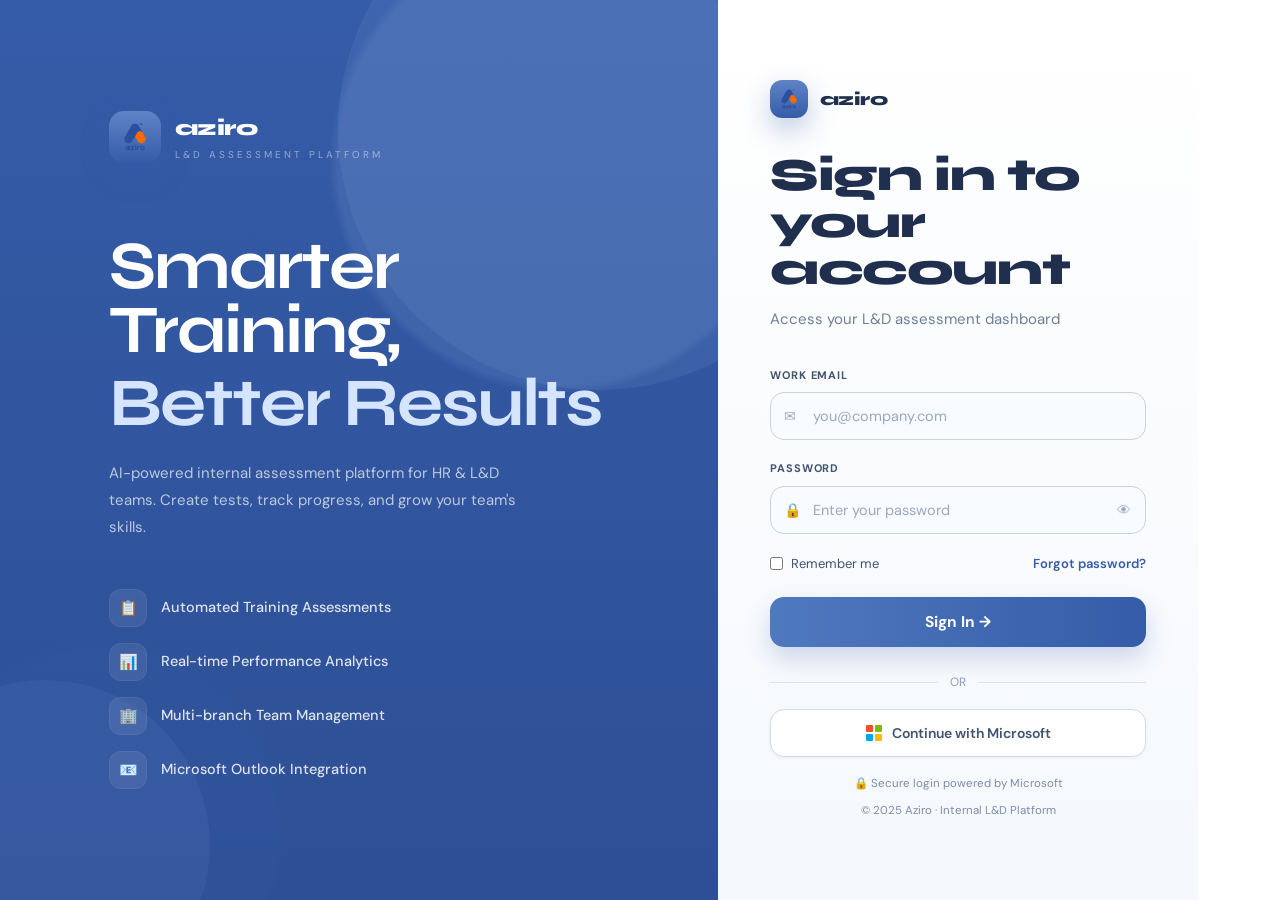
<file: apps/frontend/dashboard/index.html>
<!DOCTYPE html>
<html lang="en">
  <head>
    <meta charset="UTF-8" />
    <meta http-equiv="refresh" content="0; url=pages/login.html" />
    <meta name="viewport" content="width=device-width, initial-scale=1.0" />
    <title>Aziro L&D</title>
    <script>
      window.location.replace("pages/login.html");
    </script>
  </head>
  <body>
    <p>
      Redirecting to <a href="pages/login.html">login</a>...
    </p>
  </body>
</html>
</file>
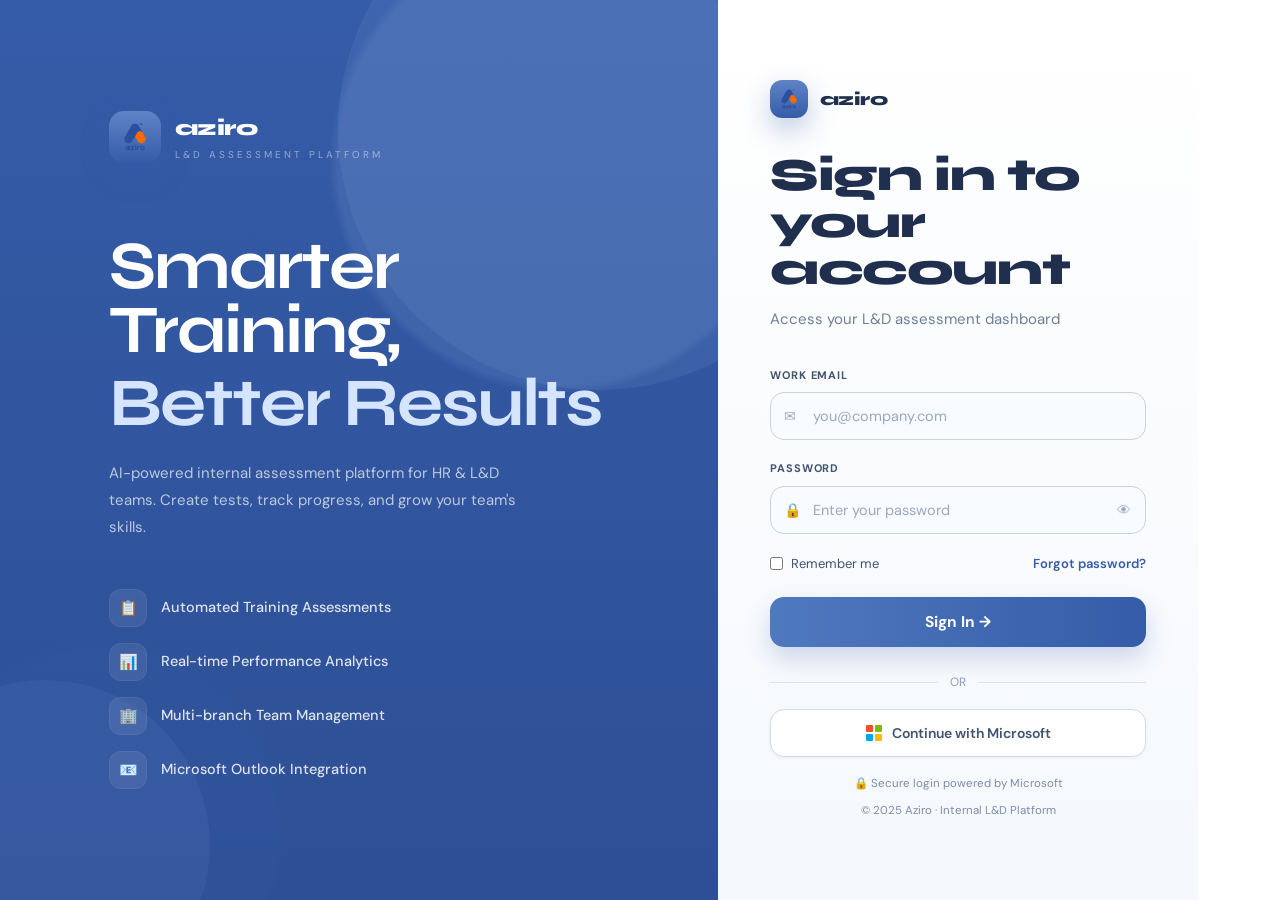
<file: apps/frontend/dashboard/pages/create_test.html>
﻿<!DOCTYPE html>
<html lang="en">
<head>
  <meta charset="UTF-8">
  <meta name="viewport" content="width=device-width, initial-scale=1.0">
  <title>Create Test - Aziro L&amp;D Platform</title>
  <link rel="stylesheet" href="../css/style.css">
  <style>
    .page-wrap { max-width: 980px; }

    .cand-section-header {
      display: flex;
      align-items: center;
      justify-content: space-between;
      margin-bottom: 12px;
    }
    .cand-section-title {
      display: flex;
      align-items: center;
      gap: 8px;
      font-size: 14px;
      font-weight: 700;
    }
    .cand-count-badge {
      background: var(--accent4);
      color: white;
      font-size: 11px;
      padding: 2px 8px;
      border-radius: 12px;
      font-weight: 700;
    }
    .add-cand-top {
      display: flex;
      align-items: center;
      gap: 6px;
      padding: 8px 16px;
      background: var(--accent4);
      color: white;
      border: none;
      border-radius: var(--radius-sm);
      font-size: 13px;
      font-weight: 600;
      cursor: pointer;
      transition: all 0.15s;
      font-family: "DM Sans", sans-serif;
    }
    .add-cand-top:hover {
      background: var(--orange-dark);
      transform: translateY(-1px);
    }

    .cand-table-wrap {
      border: 1px solid var(--border);
      border-radius: var(--radius-sm);
      overflow: hidden;
      margin-bottom: 10px;
    }
    .cand-thead {
      display: grid;
      grid-template-columns: 1.4fr 1.8fr 1.2fr 1.6fr 42px;
      background: var(--surface2);
      border-bottom: 1px solid var(--border);
      padding: 10px 14px;
      gap: 8px;
    }
    .cth {
      font-size: 11px;
      font-weight: 700;
      text-transform: uppercase;
      letter-spacing: 0.8px;
      color: var(--text3);
    }

    .cand-row {
      display: grid;
      grid-template-columns: 1.4fr 1.8fr 1.2fr 1.6fr 42px;
      align-items: center;
      padding: 9px 14px;
      gap: 8px;
      border-bottom: 1px solid var(--border);
      transition: background 0.15s;
    }
    .cand-row:last-child {
      border-bottom: none;
    }
    .cand-row:hover {
      background: rgba(255, 255, 255, 0.02);
    }
    .cand-row input,
    .cand-row select {
      width: 100%;
      padding: 5px 7px;
      background: transparent;
      border: none;
      outline: none;
      border-radius: 5px;
      font-size: 13px;
      color: var(--text);
      font-family: "DM Sans", sans-serif;
      transition: background 0.15s;
    }
    .cand-row input:focus,
    .cand-row select:focus {
      background: var(--surface2);
      outline: 1px solid var(--accent);
    }
    .cand-row input::placeholder {
      color: var(--text3);
    }
    .cand-row select option {
      background: var(--surface2);
    }
    .course-search-input::-webkit-calendar-picker-indicator {
      opacity: 0.6;
      cursor: pointer;
    }

    .del-btn {
      width: 28px;
      height: 28px;
      background: rgba(239, 68, 68, 0.08);
      border: 1px solid rgba(239, 68, 68, 0.15);
      border-radius: 6px;
      color: #f87171;
      cursor: pointer;
      font-size: 13px;
      display: flex;
      align-items: center;
      justify-content: center;
      transition: all 0.15s;
      flex-shrink: 0;
    }
    .del-btn:hover {
      background: rgba(239, 68, 68, 0.2);
    }

    .add-another-row {
      display: flex;
      align-items: center;
      gap: 8px;
      width: 100%;
      padding: 10px 14px;
      background: transparent;
      border: 1.5px dashed rgba(164, 53, 240, 0.35);
      border-radius: var(--radius-sm);
      color: var(--accent4);
      font-size: 13px;
      font-weight: 500;
      cursor: pointer;
      transition: all 0.15s;
      font-family: "DM Sans", sans-serif;
    }
    .add-another-row:hover {
      background: rgba(164, 53, 240, 0.06);
      border-color: var(--accent4);
    }

    .info-tip {
      display: flex;
      align-items: flex-start;
      gap: 8px;
      padding: 10px 14px;
      background: rgba(91, 92, 226, 0.08);
      border: 1px solid rgba(91, 92, 226, 0.18);
      border-radius: var(--radius-sm);
      font-size: 12px;
      color: var(--text2);
      margin-bottom: 16px;
    }

    .entry-layout {
      display: grid;
      gap: 18px;
    }
    .entry-section {
      background: var(--surface2);
      border: 1px solid var(--border);
      border-radius: var(--radius-sm);
      padding: 18px;
    }
    .entry-section-title {
      font-size: 14px;
      font-weight: 700;
      color: var(--text);
      margin-bottom: 12px;
    }

    .action-bar {
      display: flex;
      align-items: center;
      justify-content: flex-end;
      gap: 10px;
      background: var(--surface);
      border: 1px solid var(--border);
      border-radius: var(--radius);
      padding: 16px 24px;
      margin-top: 8px;
    }
    .btn-cancel {
      padding: 11px 22px;
      background: transparent;
      color: var(--text2);
      border: 1px solid var(--border);
      border-radius: var(--radius-sm);
      font-size: 13px;
      font-weight: 500;
      cursor: pointer;
      transition: all 0.15s;
      font-family: "DM Sans", sans-serif;
      text-decoration: none;
      display: inline-flex;
      align-items: center;
    }
    .btn-cancel:hover {
      background: var(--surface2);
      color: var(--text);
    }
    .btn-draft {
      padding: 11px 22px;
      background: transparent;
      color: var(--text2);
      border: 1px solid var(--border);
      border-radius: var(--radius-sm);
      font-size: 13px;
      font-weight: 500;
      cursor: pointer;
      transition: all 0.15s;
      font-family: "DM Sans", sans-serif;
    }
    .btn-draft:hover {
      background: var(--surface2);
      color: var(--text);
    }
    .btn-generate {
      display: flex;
      align-items: center;
      gap: 8px;
      padding: 12px 28px;
      background: var(--accent4);
      color: white;
      border: none;
      border-radius: var(--radius-sm);
      font-size: 14px;
      font-weight: 700;
      cursor: pointer;
      transition: all 0.18s;
      font-family: "DM Sans", sans-serif;
    }
    .btn-generate:hover {
      background: var(--orange-dark);
      transform: translateY(-1px);
      box-shadow: 0 4px 16px rgba(164, 53, 240, 0.35);
    }
    @media (max-width: 860px) {
      .cand-thead,
      .cand-row {
        grid-template-columns: 1fr;
      }
      .cand-thead {
        display: none;
      }
      .cand-row {
        padding: 14px;
        gap: 10px;
      }
      .cand-row > div:last-child {
        justify-content: flex-start !important;
      }
    }
  </style>
</head>
<body>

<div class="app-shell">
  <div id="sidebar-mount"></div>

  <main class="main">
    <div class="topbar">
      <div class="topbar-left">
        <div class="breadcrumb">Home &gt; Create Test</div>
        <div class="page-title">Generate Employee Test</div>
      </div>
    </div>

    <div class="content page-wrap">
      <div class="step-card anim-1">
        <div class="step-header">
          <div class="step-num">1</div>
          <div>
            <div class="step-title">Employee Test Details</div>
            <div class="step-sub">Enter the required employee details and select the Udemy course in one place.</div>
          </div>
        </div>

        <div class="entry-layout">
          <div class="entry-section">
            <div class="entry-section-title">Employee Details</div>
            <div class="info-tip">
              <span>Enter employee name, work email, location, and choose the Udemy course for each employee. A unique test link will be created automatically for every selected course assignment.</span>
            </div>

            <div class="cand-section-header">
              <div class="cand-section-title">
                Candidate List
                <span class="cand-count-badge" id="candCount">1</span>
              </div>
              <button class="add-cand-top" type="button" onclick="addCandidate()">Add Candidate</button>
            </div>

            <div class="cand-table-wrap">
              <div class="cand-thead">
                <div class="cth">Employee Name</div>
                <div class="cth">Employee Email</div>
                <div class="cth">Location</div>
                <div class="cth">Udemy Course</div>
                <div></div>
              </div>
              <div id="candBody">
                <div class="cand-row" id="cr-1">
                  <div><input type="text" placeholder="e.g. Ananya Sharma"></div>
                  <div><input type="email" placeholder="ananya@company.com"></div>
                  <div>
                    <select>
                      <option value="">Select location</option>
                      <option>Chennai</option>
                      <option>Pune</option>
                      <option>Bangalore</option>
                      <option>Noida</option>
                    </select>
                  </div>
                  <div><input type="text" class="course-search-input" data-course-input="true" list="courseOptionsList" placeholder="Search Udemy course" autocomplete="off"></div>
                  <div style="display:flex;justify-content:center">
                    <button class="del-btn" type="button" onclick="delRow(this)">X</button>
                  </div>
                </div>
              </div>
            </div>

            <button class="add-another-row" type="button" onclick="addCandidate()">Add Another Candidate</button>
          </div>
        </div>
      </div>

      <div class="action-bar anim-4">
        <a href="dashboard.html" class="btn-cancel">Cancel</a>
        <button class="btn-draft" type="button" onclick="showToast('Draft saved.')">Save Draft</button>
        <button class="btn-generate" type="button" onclick="goToReview()">Next</button>
      </div>
    </div>
  </main>
</div>

<div class="toast" id="toast"></div>
<datalist id="courseOptionsList"></datalist>
<script src="../js/sidebar.js"></script>
<script src="../js/api-config.js"></script>
<script src="../js/main.js"></script>
<script>
  let API_BASE_URL = "";
  let rowId = 1;
  let availableCourses = [];

  function escapeHtml(text) {
    return String(text || "")
      .replaceAll("&", "&amp;")
      .replaceAll("<", "&lt;")
      .replaceAll(">", "&gt;")
      .replaceAll('"', "&quot;")
      .replaceAll("'", "&#39;");
  }

  function branchOptionsMarkup() {
    return `
      <option value="">Select location</option>
      <option>Chennai</option>
      <option>Pune</option>
      <option>Bangalore</option>
      <option>Noida</option>
    `;
  }

  function courseInputMarkup(selectedCourse = "") {
    return `<input type="text" class="course-search-input" data-course-input="true" list="courseOptionsList" placeholder="Search Udemy course" autocomplete="off" value="${escapeHtml(selectedCourse)}">`;
  }

  function refreshCourseInputs() {
    const datalist = document.getElementById("courseOptionsList");
    datalist.innerHTML = availableCourses
      .map((course) => `<option value="${escapeHtml(course.name)}"></option>`)
      .join("");
  }

  function addCandidate() {
    rowId += 1;
    const body = document.getElementById("candBody");
    const row = document.createElement("div");
    row.className = "cand-row";
    row.id = `cr-${rowId}`;
    row.style.animation = "fadeUp 0.25s ease both";
    row.innerHTML = `
      <div><input type="text" placeholder="Employee name"></div>
      <div><input type="email" placeholder="email@company.com"></div>
      <div><select>${branchOptionsMarkup()}</select></div>
      <div>${courseInputMarkup()}</div>
      <div style="display:flex;justify-content:center">
        <button class="del-btn" type="button" onclick="delRow(this)">X</button>
      </div>
    `;
    body.appendChild(row);
    updateCount();
    row.querySelector("input").focus();
  }

  function delRow(btn) {
    const rows = document.querySelectorAll("#candBody .cand-row");
    if (rows.length <= 1) {
      showToast("At least one candidate is required.", "error");
      return;
    }
    btn.closest(".cand-row").remove();
    updateCount();
  }

  function updateCount() {
    document.getElementById("candCount").textContent =
      document.querySelectorAll("#candBody .cand-row").length;
  }

  async function loadCourseList() {
    try {
      API_BASE_URL = await window.AziroConfig.resolveApiBaseUrl();
      const response = await fetch(`${API_BASE_URL}/api/courses`);
      if (!response.ok) {
        throw new Error(`HTTP ${response.status}`);
      }
      const payload = await response.json();
      availableCourses = payload.courses || [];
      refreshCourseInputs();
    } catch (error) {
      availableCourses = [];
      console.error(error);
      showToast("Failed to load courses from the API.", "error");
    }
  }

  function buildCandidates() {
    const candidates = [];
    document.querySelectorAll("#candBody .cand-row").forEach((row) => {
      const inputs = row.querySelectorAll("input, select");
      const name = inputs[0].value.trim();
      const email = inputs[1].value.trim();
      const branch = inputs[2].value;
      const course = inputs[3].value;
      const isValidCourse = availableCourses.some((item) => item.name === course);

      if (name && email && isValidCourse) {
        candidates.push({ name, email, employeeId: "", branch, course });
      }
    });
    return candidates;
  }

  function buildConfig() {
    return {
      questionType: "MCQ Only",
      questionCount: 15,
      timeLimit: 30,
      aptitudeEnabled: "No",
      difficultyLevel: "Intermediate",
      sendMethod: "Send via Outlook (Microsoft Graph API)",
      linkExpiry: "7 Days",
      customMessage: "",
    };
  }

  function goToReview() {
    const candidates = buildCandidates();
    if (!candidates.length) {
      showToast("Add at least one candidate with name, email, and course.", "error");
      return;
    }

    const incompleteRow = [...document.querySelectorAll("#candBody .cand-row")].some((row) => {
      const inputs = row.querySelectorAll("input, select");
      const hasCourse = availableCourses.some((item) => item.name === inputs[3].value);
      return inputs[0].value.trim() || inputs[1].value.trim() || inputs[2].value || inputs[3].value
        ? !(inputs[0].value.trim() && inputs[1].value.trim() && hasCourse)
        : false;
    });

    if (incompleteRow) {
      showToast("Complete name, email, and select a valid course for each entered candidate.", "error");
      return;
    }

    localStorage.removeItem("testCourse");
    localStorage.setItem("testConfig", JSON.stringify(buildConfig()));
    localStorage.setItem("testCandidates", JSON.stringify(candidates));
    window.location.href = "review_test.html";
  }

  document.addEventListener("DOMContentLoaded", () => {
    updateCount();
    loadCourseList();
  });
</script>
</body>
</html>
</file>
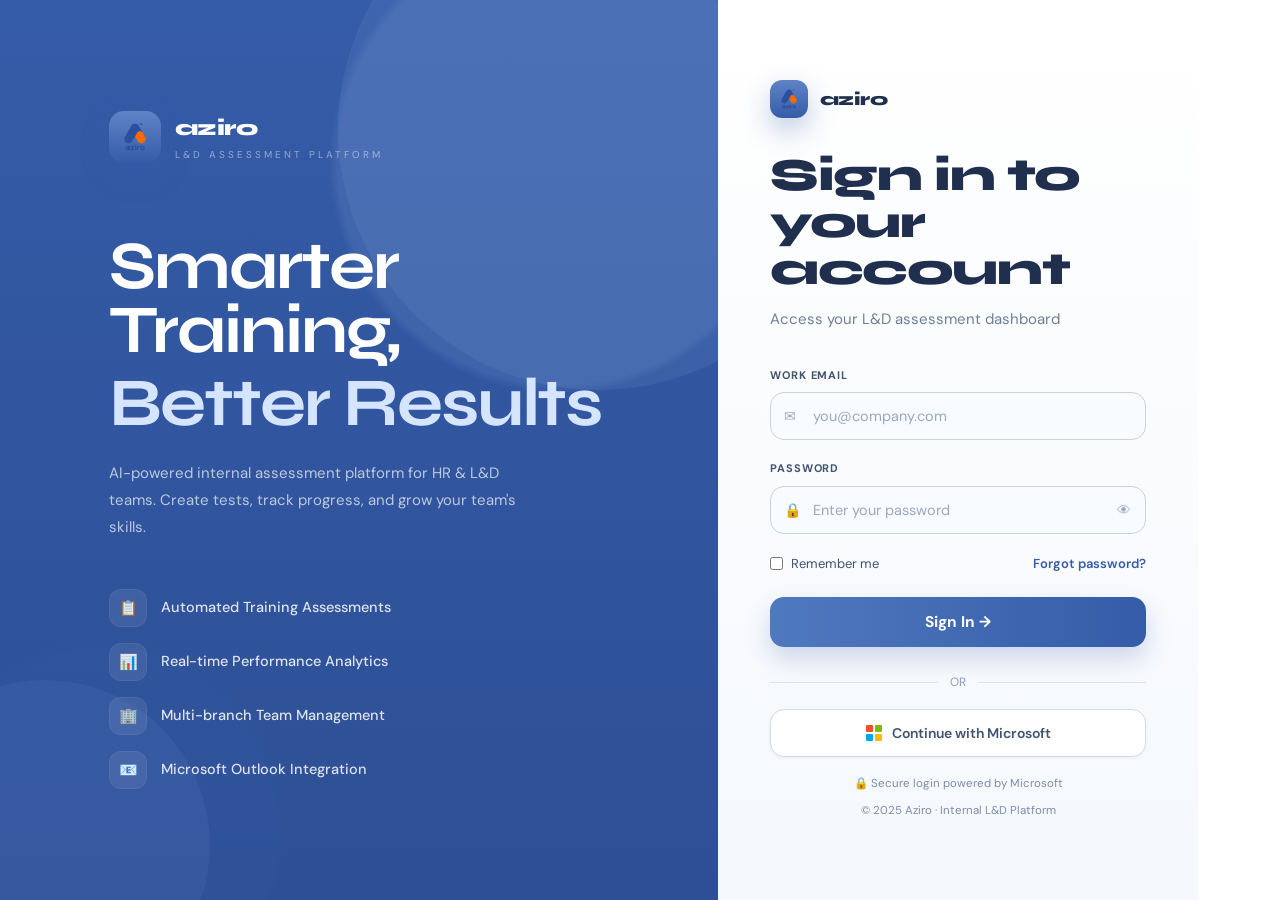
<file: apps/frontend/dashboard/pages/evaluation.html>
﻿<!DOCTYPE html>
<html lang="en">
<head>
  <meta charset="UTF-8">
  <meta name="viewport" content="width=device-width, initial-scale=1.0">
  <title>Evaluation - Aziro L&amp;D</title>
  <link rel="stylesheet" href="../css/style.css">
  <style>
    .summary-grid{display:grid;grid-template-columns:repeat(4,minmax(0,1fr));gap:12px;margin-bottom:22px}
    .summary-card{background:var(--surface);border:1px solid var(--border);border-radius:var(--radius-sm);padding:16px 18px;box-shadow:var(--shadow-xs)}
    .summary-value{font-size:24px;font-weight:800;color:var(--text);line-height:1}
    .summary-label{font-size:12px;color:var(--text3);margin-top:6px}
    .hero-grid{display:grid;grid-template-columns:1.2fr .8fr;gap:16px;margin-bottom:22px}
    .detail-list{display:grid;gap:10px}
    .detail-item{padding:12px 14px;border-radius:14px;background:var(--surface2);border:1px solid var(--border);font-size:13px;color:var(--text2)}
    .detail-item strong{display:block;color:var(--text);margin-bottom:4px}
    .answers-wrap{display:grid;gap:14px}
    .answer-card{background:var(--surface);border:1px solid var(--border);border-radius:var(--radius);padding:18px;box-shadow:var(--shadow-xs)}
    .answer-card.correct{border-left:4px solid var(--success)}
    .answer-card.incorrect{border-left:4px solid var(--danger)}
    .answer-title{font-size:15px;font-weight:700;margin-bottom:12px;color:var(--text)}
    .answer-grid{display:grid;grid-template-columns:1fr 1fr;gap:10px}
    .answer-chip{padding:10px 12px;border-radius:12px;border:1px solid var(--border);background:var(--surface2);font-size:13px;color:var(--text2)}
    .empty-state{padding:34px 20px;text-align:center;color:var(--text3)}
    @media (max-width: 980px){.summary-grid{grid-template-columns:repeat(2,minmax(0,1fr))}.hero-grid{grid-template-columns:1fr}.answer-grid{grid-template-columns:1fr}}
    @media (max-width: 640px){.summary-grid{grid-template-columns:1fr}}
  </style>
</head>
<body>
<div class="app-shell">
  <div id="sidebar-mount"></div>
  <main class="main">
    <div class="topbar">
      <div class="topbar-left">
        <div class="breadcrumb">Home &gt; Reports &gt; Evaluation</div>
        <div class="page-title">Evaluation &amp; Results</div>
      </div>
      <div class="topbar-right">
        <a href="reports.html" class="export-btn">Back To Reports</a>
      </div>
    </div>
    <div class="content" id="evaluationContent">
      <div class="card"><div class="empty-state">Loading evaluation details...</div></div>
    </div>
  </main>
</div>
<div class="toast" id="toast"></div>
<script src="../js/sidebar.js"></script>
<script src="../js/api-config.js"></script>
<script src="../js/main.js"></script>
<script>
  let API_BASE_URL = "";

  function escapeHtml(text) {
    return String(text || "")
      .replaceAll("&", "&amp;")
      .replaceAll("<", "&lt;")
      .replaceAll(">", "&gt;")
      .replaceAll('"', "&quot;")
      .replaceAll("'", "&#39;");
  }

  function formatDate(value) {
    if (!value) return "-";
    const date = new Date(value);
    if (Number.isNaN(date.getTime())) return value;
    return date.toLocaleString();
  }

  function getStatusBadge(status) {
    return status === "Pass" ? "badge-pass" : "badge-fail";
  }

  function renderEvaluation(payload) {
    const summary = payload.summary;
    const assignment = payload.assignment;
    const test = payload.test;
    const answers = payload.answers || [];

    document.getElementById("evaluationContent").innerHTML = `
      <div class="hero-grid anim-1">
        <div class="card">
          <div class="card-header"><div><div class="card-title">Candidate Summary</div><div class="card-subtitle">Overall result for the submitted assessment</div></div></div>
          <div class="detail-list">
            <div class="detail-item"><strong>Candidate</strong>${escapeHtml(assignment.candidateName)} (${escapeHtml(assignment.candidateEmail)})</div>
            <div class="detail-item"><strong>Course</strong>${escapeHtml(test.courseName)}</div>
            <div class="detail-item"><strong>Branch</strong>${escapeHtml(assignment.branch || "No branch")}</div>
            <div class="detail-item"><strong>Submitted</strong>${escapeHtml(formatDate(assignment.submittedAt))}</div>
          </div>
        </div>
        <div class="card">
          <div class="card-header"><div><div class="card-title">Assessment Settings</div><div class="card-subtitle">Configuration snapshot used for this test</div></div></div>
          <div class="detail-list">
            <div class="detail-item"><strong>Question Type</strong>${escapeHtml(test.questionType || "MCQ Only")}</div>
            <div class="detail-item"><strong>Difficulty</strong>${escapeHtml(test.difficultyLevel || "Not set")}</div>
            <div class="detail-item"><strong>Time Limit</strong>${escapeHtml(String(test.timeLimit || "Not set"))} minutes</div>
            <div class="detail-item"><strong>Status</strong><span class="badge ${getStatusBadge(summary.status)}">${escapeHtml(summary.status)}</span></div>
          </div>
        </div>
      </div>

      <div class="summary-grid anim-2">
        <div class="summary-card"><div class="summary-value">${escapeHtml(String(summary.score || 0))}/${escapeHtml(String(summary.totalQuestions || 0))}</div><div class="summary-label">Overall Score</div></div>
        <div class="summary-card"><div class="summary-value">${escapeHtml(String(summary.percentage || 0))}%</div><div class="summary-label">Percentage</div></div>
        <div class="summary-card"><div class="summary-value">${escapeHtml(String(summary.correctCount || 0))}</div><div class="summary-label">Correct Answers</div></div>
        <div class="summary-card"><div class="summary-value">${escapeHtml(String(summary.incorrectCount || 0))}</div><div class="summary-label">Incorrect Answers</div></div>
      </div>

      <div class="card anim-3">
        <div class="card-header"><div><div class="card-title">Question-by-Question Review</div><div class="card-subtitle">Selected answer versus the correct answer for each MCQ</div></div></div>
        <div class="answers-wrap">
          ${answers.map((answer) => `
            <div class="answer-card ${answer.isCorrect ? "correct" : "incorrect"}">
              <div class="answer-title">Q${escapeHtml(String(answer.order))}. ${escapeHtml(answer.question)}</div>
              <div class="answer-grid">
                <div class="answer-chip"><strong>Selected Answer</strong><div>${escapeHtml(answer.selectedAnswer ? `${answer.selectedAnswer}: ${answer.selectedAnswerText}` : "Not answered")}</div></div>
                <div class="answer-chip"><strong>Correct Answer</strong><div>${escapeHtml(answer.correctAnswer ? `${answer.correctAnswer}: ${answer.correctAnswerText}` : "-")}</div></div>
              </div>
            </div>
          `).join("")}
        </div>
      </div>
    `;
  }

  async function loadEvaluation() {
    const params = new URLSearchParams(window.location.search);
    const assignmentId = params.get("assignmentId");

    if (!assignmentId) {
      document.getElementById("evaluationContent").innerHTML = '<div class="card"><div class="empty-state">No assignment selected. Open this page from Reports or Generated Tests.</div></div>';
      return;
    }

    try {
      API_BASE_URL = await window.AziroConfig.resolveApiBaseUrl();
      const response = await fetch(`${API_BASE_URL}/api/results/${encodeURIComponent(assignmentId)}`);
      const payload = await response.json();
      if (!response.ok) {
        throw new Error(payload.detail || "Failed to load evaluation details.");
      }
      renderEvaluation(payload);
    } catch (error) {
      document.getElementById("evaluationContent").innerHTML = `<div class="card"><div class="empty-state">${escapeHtml(error.message || "Failed to load evaluation details.")}</div></div>`;
      showToast(error.message || "Failed to load evaluation details.", "error");
    }
  }

  document.addEventListener("DOMContentLoaded", loadEvaluation);
</script>
</body>
</html>
</file>
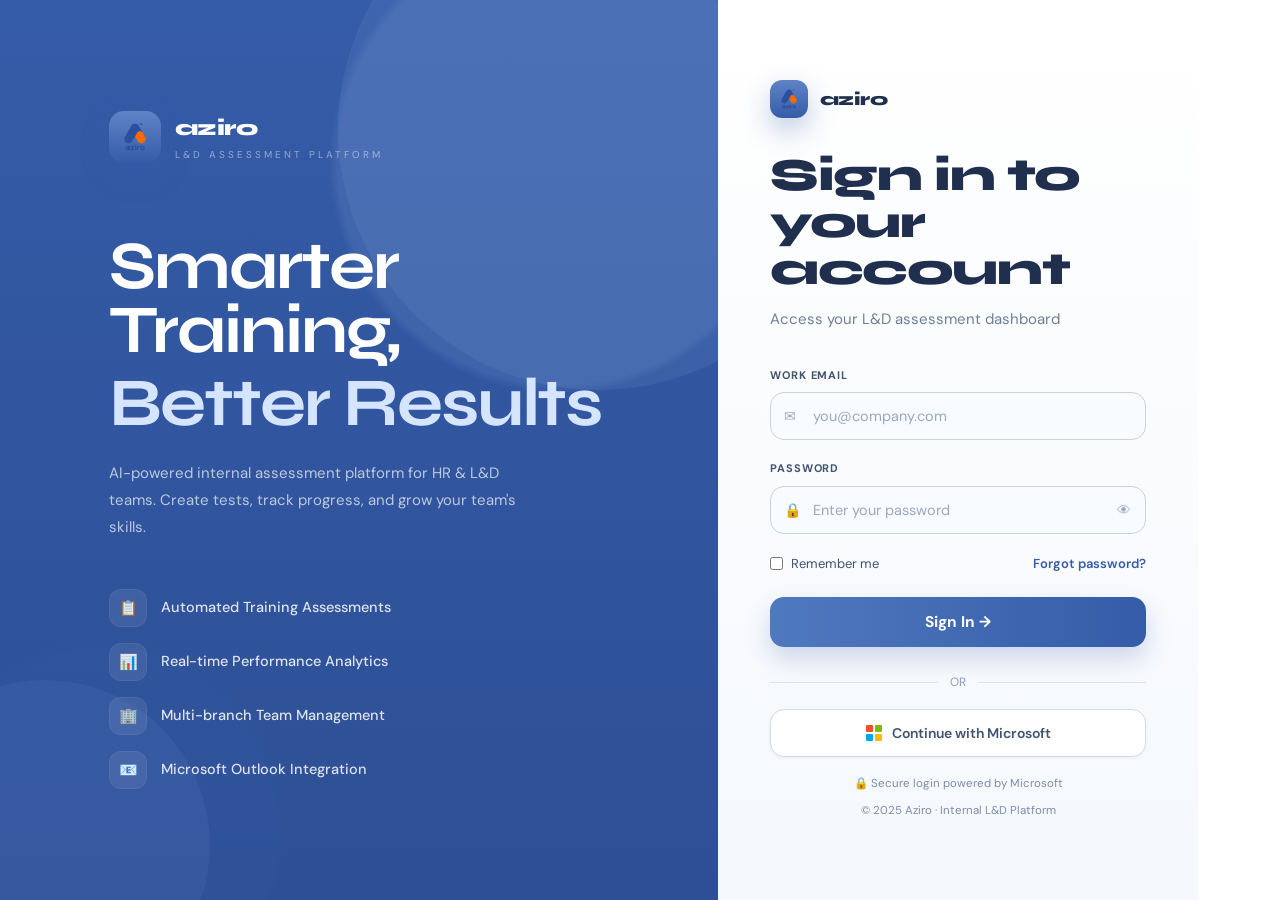
<file: apps/frontend/dashboard/pages/generated_tests.html>
<!DOCTYPE html>
<html lang="en">
<head>
  <meta charset="UTF-8">
  <meta name="viewport" content="width=device-width, initial-scale=1.0">
  <title>Generated Tests - Aziro L&amp;D</title>
  <link rel="stylesheet" href="../css/style.css">
  <style>
    .summary-strip{display:grid;grid-template-columns:repeat(4,minmax(0,1fr));gap:12px;margin-bottom:18px}
    .summary-card{background:var(--surface);border:1px solid var(--border);border-radius:var(--radius);padding:16px 18px;box-shadow:var(--shadow-xs)}
    .summary-value{font-size:24px;font-weight:800;color:var(--text);line-height:1}
    .summary-label{font-size:12px;color:var(--text3);margin-top:6px}
    .test-list{display:flex;flex-direction:column;gap:14px}
    .test-card{background:var(--surface);border:1px solid var(--border);border-radius:var(--radius);padding:18px 20px;box-shadow:var(--shadow-xs);transition:all var(--t)}
    .test-card:hover{border-color:#c8d6eb;box-shadow:var(--shadow-md)}
    .card-top{display:flex;gap:12px;align-items:flex-start}
    .card-main{flex:1;min-width:0}
    .card-actions{display:flex;gap:8px;flex-wrap:wrap;justify-content:flex-end}
    .card-title{display:flex;align-items:center;gap:8px;flex-wrap:wrap;font-size:15px;font-weight:700;color:var(--text)}
    .card-meta{font-size:12px;color:var(--text3);margin-top:4px;line-height:1.6}
    .info-grid{display:grid;grid-template-columns:repeat(4,minmax(0,1fr));gap:10px;margin-top:14px}
    .info-chip{background:var(--surface2);border:1px solid var(--border);border-radius:12px;padding:10px 12px}
    .info-chip strong{display:block;font-size:11px;text-transform:uppercase;letter-spacing:0.6px;color:var(--text3);margin-bottom:4px}
    .info-chip span{font-size:13px;color:var(--text2)}
    .action-btn{display:inline-flex;align-items:center;gap:6px;padding:7px 12px;background:var(--surface2);border:1px solid var(--border);border-radius:8px;font-size:12px;font-weight:600;color:var(--text2);transition:all var(--t)}
    .action-btn:hover{border-color:var(--blue);color:var(--blue);background:var(--blue-light)}
    .action-btn.success:hover{border-color:var(--success);color:var(--success);background:var(--success-bg)}
    .inline-note{margin-top:10px;padding:10px 12px;border-radius:10px;background:var(--danger-bg);border:1px solid rgba(220,38,38,0.12);font-size:12px;color:var(--danger)}
    .empty-state{padding:28px 22px;text-align:center;color:var(--text3)}
    @media (max-width: 1080px){
      .summary-strip{grid-template-columns:repeat(2,minmax(0,1fr))}
      .info-grid{grid-template-columns:repeat(2,minmax(0,1fr))}
    }
    @media (max-width: 760px){
      .card-top{flex-direction:column}
      .card-actions{justify-content:flex-start}
    }
    @media (max-width: 640px){
      .summary-strip{grid-template-columns:1fr}
      .info-grid{grid-template-columns:1fr}
      .toolbar-end{margin-left:0;width:100%}
      .toolbar-end .btn{width:100%;justify-content:center}
    }
  </style>
</head>
<body>
<div class="app-shell">
  <div id="sidebar-mount"></div>
  <main class="main">
    <div class="topbar">
      <div class="topbar-left">
        <div class="breadcrumb">Home &gt; Generated Tests</div>
        <div class="page-title">Generated Tests</div>
      </div>
      <div class="topbar-right">
        <a href="create_test.html" class="btn btn-primary">Create New Test</a>
      </div>
    </div>

    <div class="content">
      <div class="summary-strip anim-1">
        <div class="summary-card">
          <div class="summary-value" id="totalAssignments">0</div>
          <div class="summary-label">Candidate Assignments</div>
        </div>
        <div class="summary-card">
          <div class="summary-value" id="pendingAssignments">0</div>
          <div class="summary-label">Pending Or Sent</div>
        </div>
        <div class="summary-card">
          <div class="summary-value" id="startedAssignments">0</div>
          <div class="summary-label">Started</div>
        </div>
        <div class="summary-card">
          <div class="summary-value" id="completedAssignments">0</div>
          <div class="summary-label">Completed</div>
        </div>
      </div>

      <div class="toolbar anim-2">
        <label style="display:flex;align-items:center;gap:8px;font-size:13px;color:var(--text2);cursor:pointer">
          <input type="checkbox" id="selectAll" style="accent-color:var(--orange);width:15px;height:15px">
          Select All <span id="selCount" style="color:var(--orange);font-weight:600">(0 selected)</span>
        </label>
        <div class="search-wrap">
          <span style="color:var(--text3)">Search</span>
          <input type="text" id="searchInput" placeholder="Search employee, email, course, branch">
        </div>
        <select class="filter-select" id="statusFilter">
          <option value="all">All Statuses</option>
          <option value="sent">Sent</option>
          <option value="pending">Pending</option>
          <option value="started">Started</option>
          <option value="completed">Completed</option>
          <option value="expired">Expired</option>
        </select>
        <div class="toolbar-end">
          <button class="btn btn-ghost btn-sm" type="button" id="copySelectedBtn">Copy Selected Links</button>
        </div>
      </div>

      <div class="test-list" id="testList">
        <div class="card">
          <div class="empty-state">Loading generated tests...</div>
        </div>
      </div>
    </div>
  </main>
</div>

<div class="toast" id="toast"></div>
<script src="../js/sidebar.js"></script>
<script src="../js/api-config.js"></script>
<script src="../js/main.js"></script>
<script>
  let API_BASE_URL = "";
  let assignmentEntries = [];

  function escapeHtml(text) {
    return String(text || "")
      .replaceAll("&", "&amp;")
      .replaceAll("<", "&lt;")
      .replaceAll(">", "&gt;")
      .replaceAll('"', "&quot;")
      .replaceAll("'", "&#39;");
  }

  function formatDate(value) {
    if (!value) {
      return "-";
    }
    const date = new Date(value);
    if (Number.isNaN(date.getTime())) {
      return value;
    }
    return date.toLocaleString();
  }

  function displayStatus(entry) {
    const rawStatus = String(entry.assignment.status || "pending").toLowerCase();
    if (rawStatus === "completed" || rawStatus === "expired" || rawStatus === "started") {
      return rawStatus;
    }
    if (String(entry.assignment.emailStatus || "").toLowerCase() === "sent") {
      return "sent";
    }
    return "pending";
  }

  function statusBadgeClass(status) {
    if (status === "completed") return "badge-completed";
    if (status === "expired") return "badge-expired";
    if (status === "started") return "badge-active";
    if (status === "sent") return "badge-sent";
    return "badge-pending";
  }

  function statusLabel(status) {
    return status.charAt(0).toUpperCase() + status.slice(1);
  }

  function flattenTests(tests) {
    const entries = [];
    (tests || []).forEach((test) => {
      (test.assignments || []).forEach((assignment) => {
        entries.push({ test, assignment });
      });
    });
    return entries.sort((left, right) => {
      return new Date(right.assignment.createdAt || 0) - new Date(left.assignment.createdAt || 0);
    });
  }

  function updateSummary(entries) {
    const pendingOrSent = entries.filter((entry) => {
      const status = displayStatus(entry);
      return status === "pending" || status === "sent";
    }).length;
    const started = entries.filter((entry) => displayStatus(entry) === "started").length;
    const completed = entries.filter((entry) => displayStatus(entry) === "completed").length;

    document.getElementById("totalAssignments").textContent = String(entries.length);
    document.getElementById("pendingAssignments").textContent = String(pendingOrSent);
    document.getElementById("startedAssignments").textContent = String(started);
    document.getElementById("completedAssignments").textContent = String(completed);
  }

  function copyLink(link) {
    if (!link) {
      showToast("No test link available to copy.", "error");
      return;
    }

    navigator.clipboard.writeText(link).then(() => {
      showToast("Test link copied to clipboard.", "success");
    }).catch(() => {
      showToast("Could not copy the test link.", "error");
    });
  }

  function renderAssignments(entries) {
    const list = document.getElementById("testList");

    if (!entries.length) {
      list.innerHTML = `
        <div class="card">
          <div class="empty-state">
            <div style="font-size:15px;font-weight:700;color:var(--text);margin-bottom:6px">No generated tests found</div>
            <div>Create a new test to generate candidate links for a Udemy course.</div>
          </div>
        </div>
      `;
      if (typeof setupSelectAll === "function") {
        setupSelectAll("selectAll", "cb-item", "selCount");
      }
      return;
    }

    list.innerHTML = entries.map((entry, index) => {
      const test = entry.test;
      const assignment = entry.assignment;
      const status = displayStatus(entry);
      const scoreText = status === "completed"
        ? `${assignment.score ?? 0}/${assignment.totalQuestions ?? test.questionCount ?? 15} (${assignment.percentage ?? 0}%)`
        : status === "expired"
          ? "Link expired"
          : `Email: ${assignment.emailStatus || "not_requested"}`;
      const resultAction = status === "completed"
        ? `<a href="evaluation.html?assignmentId=${encodeURIComponent(String(assignment.id))}" class="action-btn success">View Result</a>`
        : "";
      const openAction = assignment.testLink
        ? `<a href="${escapeHtml(assignment.testLink)}" target="_blank" rel="noopener" class="action-btn">Open Test</a>`
        : "";
      const emailError = assignment.emailError
        ? `<div class="inline-note">Email delivery issue: ${escapeHtml(assignment.emailError)}</div>`
        : "";

      return `
        <div class="test-card anim-${(index % 6) + 1}" data-status="${escapeHtml(status)}">
          <div class="card-top">
            <input
              type="checkbox"
              class="cb-item"
              data-link="${escapeHtml(assignment.testLink || "")}" 
              style="accent-color:var(--orange);margin-top:4px;width:15px;height:15px"
            >
            <div class="card-main">
              <div class="card-title">
                ${escapeHtml(assignment.candidateName)}
                <span class="badge ${statusBadgeClass(status)}">${escapeHtml(statusLabel(status))}</span>
              </div>
              <div class="card-meta">
                ${escapeHtml(assignment.candidateEmail)} | ${escapeHtml(test.courseName)} | ${escapeHtml(assignment.branch || "No branch")}
              </div>
              <div class="info-grid">
                <div class="info-chip">
                  <strong>Questions</strong>
                  <span>${escapeHtml(String(test.questionCount || 15))} MCQs</span>
                </div>
                <div class="info-chip">
                  <strong>Time Limit</strong>
                  <span>${escapeHtml(String(test.timeLimit || "Not set"))} minutes</span>
                </div>
                <div class="info-chip">
                  <strong>Progress</strong>
                  <span>${escapeHtml(scoreText)}</span>
                </div>
                <div class="info-chip">
                  <strong>Created</strong>
                  <span>${escapeHtml(formatDate(assignment.createdAt))}</span>
                </div>
              </div>
              <div class="card-meta" style="margin-top:12px">
                Expires: ${escapeHtml(formatDate(assignment.expiresAt))} | Employee ID: ${escapeHtml(assignment.employeeId || "Not provided")}
              </div>
              ${emailError}
            </div>
            <div class="card-actions">
              ${openAction}
              <a href="#" class="action-btn" data-copy-link="${escapeHtml(assignment.testLink || "")}">Copy Link</a>
              ${resultAction}
            </div>
          </div>
        </div>
      `;
    }).join("");

    document.querySelectorAll("[data-copy-link]").forEach((button) => {
      button.addEventListener("click", (event) => {
        event.preventDefault();
        copyLink(button.dataset.copyLink);
      });
    });

    if (typeof setupSelectAll === "function") {
      setupSelectAll("selectAll", "cb-item", "selCount");
    }
  }

  function applyFilters() {
    const query = document.getElementById("searchInput").value.trim().toLowerCase();
    const selectedStatus = document.getElementById("statusFilter").value;

    const filtered = assignmentEntries.filter((entry) => {
      const status = displayStatus(entry);
      const haystack = [
        entry.assignment.candidateName,
        entry.assignment.candidateEmail,
        entry.test.courseName,
        entry.assignment.branch,
        entry.assignment.employeeId,
      ].join(" ").toLowerCase();

      const matchesQuery = !query || haystack.includes(query);
      const matchesStatus = selectedStatus === "all" || status === selectedStatus;
      return matchesQuery && matchesStatus;
    });

    renderAssignments(filtered);
  }

  function copySelectedLinks() {
    const selectedLinks = Array.from(document.querySelectorAll(".cb-item:checked"))
      .map((item) => item.dataset.link || "")
      .filter(Boolean);

    if (!selectedLinks.length) {
      showToast("Select at least one generated test link first.", "error");
      return;
    }

    navigator.clipboard.writeText(selectedLinks.join("\n")).then(() => {
      showToast(`${selectedLinks.length} test link(s) copied.`, "success");
    }).catch(() => {
      showToast("Could not copy the selected links.", "error");
    });
  }

  async function loadTests() {
    try {
      API_BASE_URL = await window.AziroConfig.resolveApiBaseUrl();
      const response = await fetch(`${API_BASE_URL}/api/tests`);
      const payload = await response.json();
      if (!response.ok) {
        throw new Error(payload.detail || "Failed to load generated tests.");
      }

      assignmentEntries = flattenTests(payload.tests || []);
      updateSummary(assignmentEntries);
      applyFilters();
    } catch (error) {
      const latest = localStorage.getItem("latestGeneratedTest");
      if (latest) {
        const parsed = JSON.parse(latest);
        assignmentEntries = flattenTests([
          {
            ...parsed.test,
            assignments: parsed.assignments || [],
          },
        ]);
        updateSummary(assignmentEntries);
        applyFilters();
        return;
      }

      document.getElementById("testList").innerHTML = `
        <div class="card">
          <div class="empty-state">
            <div style="font-size:15px;font-weight:700;color:var(--text);margin-bottom:6px">Could not load generated tests</div>
            <div>${escapeHtml(error.message || "Unexpected error.")}</div>
          </div>
        </div>
      `;
    }
  }

  document.getElementById("searchInput").addEventListener("input", applyFilters);
  document.getElementById("statusFilter").addEventListener("change", applyFilters);
  document.getElementById("copySelectedBtn").addEventListener("click", copySelectedLinks);
  document.addEventListener("DOMContentLoaded", loadTests);
</script>
</body>
</html>
</file>
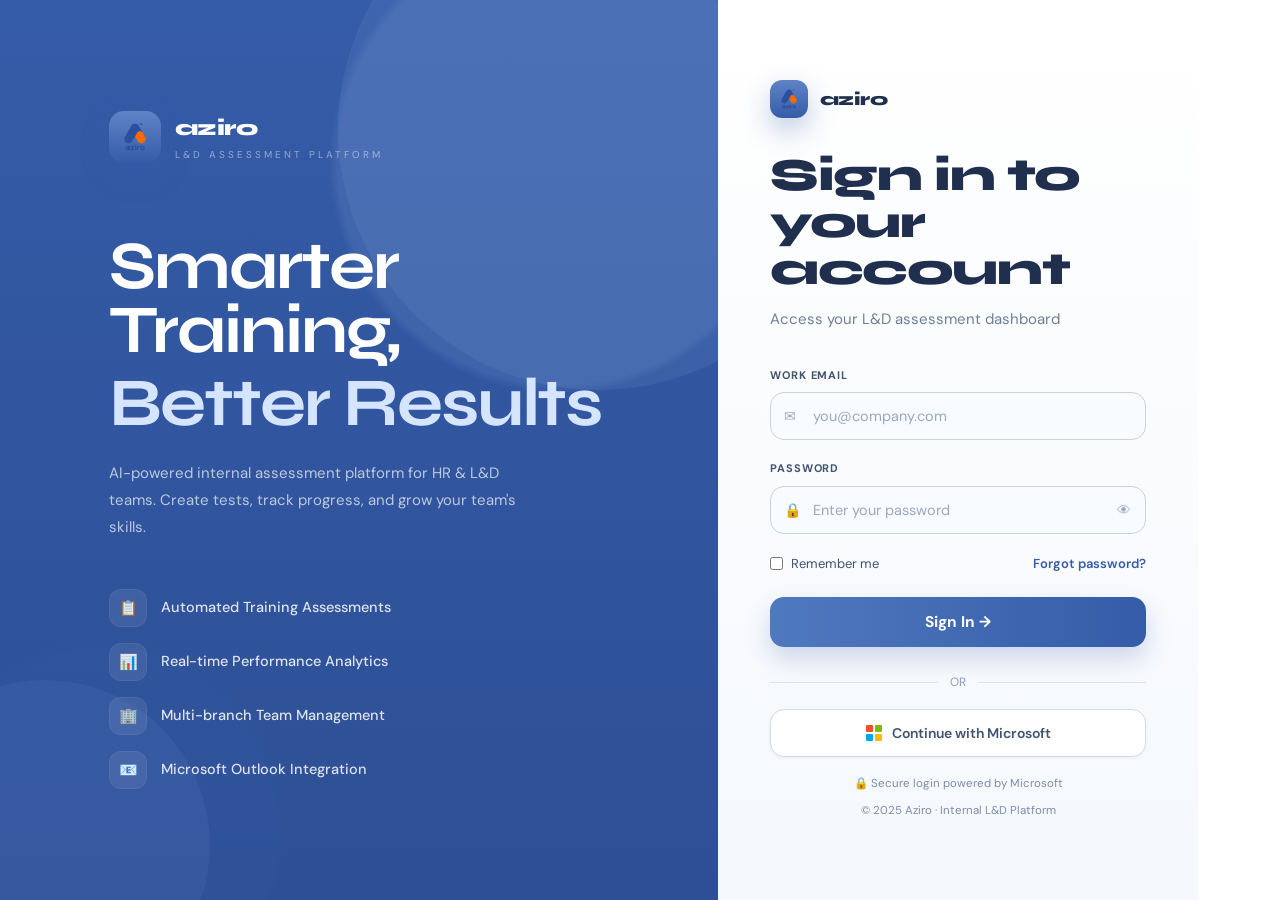
<file: apps/frontend/dashboard/pages/login.html>
﻿<!DOCTYPE html>
<html lang="en">
<head>
  <meta charset="UTF-8">
  <meta name="viewport" content="width=device-width, initial-scale=1.0">
  <title>Sign In - Aziro L&amp;D Platform</title>
  <link rel="stylesheet" href="../css/style.css">
  <link href="https://fonts.googleapis.com/css2?family=Syne:wght@700;800&family=DM+Sans:wght@400;500;600;700&display=swap" rel="stylesheet">
  <style>
    * { box-sizing: border-box; }
    body {
      margin: 0;
      min-height: 100vh;
      font-family: 'DM Sans', sans-serif;
      background: #eff2f7;
      color: #1f2f4d;
    }
    .login-page {
      min-height: 100vh;
      display: grid;
      grid-template-columns: 1.15fr 0.9fr;
      background: #fff;
    }
    .login-left {
      position: relative;
      overflow: hidden;
      padding: 64px 68px;
      display: flex;
      align-items: center;
      justify-content: center;
      background: radial-gradient(circle at 78% 18%, rgba(108, 143, 203, 0.24) 0, rgba(108, 143, 203, 0.24) 24%, transparent 25%),
                  radial-gradient(circle at 14% 92%, rgba(53, 92, 168, 0.16) 0, rgba(53, 92, 168, 0.16) 17%, transparent 18%),
                  linear-gradient(180deg, #355ca8 0%, #2d4f95 100%);
      color: white;
    }
    .login-left::before,
    .login-left::after {
      content: "";
      position: absolute;
      border-radius: 50%;
      pointer-events: none;
      opacity: 0.55;
    }
    .login-left::before {
      width: 520px;
      height: 520px;
      right: -140px;
      top: -130px;
      background: rgba(150, 182, 236, 0.18);
    }
    .login-left::after {
      width: 330px;
      height: 330px;
      left: -120px;
      bottom: -110px;
      background: rgba(120, 156, 217, 0.18);
    }
    .left-inner {
      position: relative;
      z-index: 1;
      width: 100%;
      max-width: 500px;
    }
    .brand-row {
      display: flex;
      align-items: center;
      gap: 14px;
      margin-bottom: 72px;
    }
    .brand-mark {
      width: 52px;
      height: 52px;
      border-radius: 15px;
      background: linear-gradient(180deg, #5f83c7 0%, #355ca8 100%);
      display: flex;
      align-items: center;
      justify-content: center;
      box-shadow: 0 12px 28px rgba(53, 92, 168, 0.32);
      overflow: hidden;
    }
    .brand-mark img {
      width: 34px;
      height: 34px;
      object-fit: contain;
    }
    .brand-copy {
      display: flex;
      flex-direction: column;
      gap: 2px;
    }
    .brand-name,
    .logo-name {
      font-family: 'Syne', sans-serif;
      font-size: 22px;
      font-weight: 800;
      letter-spacing: -0.6px;
      text-transform: lowercase;
    }
    .brand-sub {
      font-size: 10px;
      letter-spacing: 3px;
      text-transform: uppercase;
      color: rgba(255,255,255,0.48);
    }
    .hero-title {
      margin: 0 0 24px;
      font-family: 'Syne', sans-serif;
      font-size: clamp(52px, 6vw, 68px);
      line-height: 0.94;
      letter-spacing: -2px;
    }
    .hero-title span {
      display: inline-block;
      margin-top: 10px;
      color: #d5e4ff;
    }
    .hero-copy {
      margin: 0 0 48px;
      max-width: 420px;
      font-size: 15px;
      line-height: 1.8;
      color: rgba(255,255,255,0.68);
    }
    .feature-list {
      display: grid;
      gap: 16px;
      max-width: 390px;
    }
    .feature-item {
      display: flex;
      align-items: center;
      gap: 14px;
      color: rgba(255,255,255,0.84);
      font-size: 14.5px;
      font-weight: 500;
    }
    .feature-icon {
      width: 38px;
      height: 38px;
      border-radius: 12px;
      background: rgba(255,255,255,0.08);
      border: 1px solid rgba(255,255,255,0.06);
      display: flex;
      align-items: center;
      justify-content: center;
      font-size: 15px;
      flex-shrink: 0;
    }
    .login-right {
      display: flex;
      align-items: center;
      justify-content: center;
      padding: 56px 52px;
      background: linear-gradient(180deg, #ffffff 0%, #f5f8fc 100%);
    }
    .login-card {
      width: 100%;
      max-width: 430px;
    }
    .login-logo-top {
      display: flex;
      align-items: center;
      gap: 12px;
      margin-bottom: 34px;
    }
    .login-logo-top .brand-mark {
      width: 38px;
      height: 38px;
      border-radius: 12px;
    }
    .login-logo-top .brand-mark img {
      width: 24px;
      height: 24px;
    }
    .logo-name {
      color: #1f2f4d;
      font-size: 18px;
    }
    .login-title {
      margin: 0;
      font-family: 'Syne', sans-serif;
      font-size: clamp(36px, 5vw, 46px);
      line-height: 1.02;
      letter-spacing: -1.4px;
      color: #1f2f4d;
    }
    .login-sub {
      margin: 14px 0 34px;
      font-size: 15px;
      line-height: 1.7;
      color: #6d7f98;
    }
    .error-msg {
      display: none;
      margin-bottom: 18px;
      padding: 13px 14px;
      border-radius: 12px;
      border: 1px solid #fecaca;
      background: #fff1f2;
      color: #b91c1c;
      font-size: 13px;
    }
    .field-group { margin-bottom: 20px; }
    .field-label {
      display: block;
      margin-bottom: 9px;
      font-size: 11px;
      font-weight: 700;
      letter-spacing: 0.9px;
      text-transform: uppercase;
      color: #40536f;
    }
    .field-wrap { position: relative; }
    .field-icon {
      position: absolute;
      left: 14px;
      top: 50%;
      transform: translateY(-50%);
      color: #9aa9bf;
      font-size: 14px;
      pointer-events: none;
    }
    .field-input {
      width: 100%;
      height: 48px;
      border-radius: 14px;
      border: 1px solid #c7d2e3;
      background: #f8fbff;
      padding: 0 46px 0 42px;
      font-size: 14.5px;
      color: #1f2f4d;
      outline: none;
      transition: border-color 0.16s ease, box-shadow 0.16s ease, background 0.16s ease;
    }
    .field-input:focus {
      border-color: #355ca8;
      background: #fff;
      box-shadow: 0 0 0 4px rgba(53, 92, 168, 0.16);
    }
    .field-input::placeholder { color: #9aa9bf; }
    .eye-btn {
      position: absolute;
      right: 12px;
      top: 50%;
      transform: translateY(-50%);
      border: none;
      background: transparent;
      color: #9aa9bf;
      font-size: 14px;
      cursor: pointer;
      padding: 3px;
    }
    .remember-row {
      display: flex;
      align-items: center;
      justify-content: space-between;
      gap: 10px;
      margin: 4px 0 24px;
      font-size: 13px;
      color: #5f738f;
    }
    .remember-row label {
      display: flex;
      align-items: center;
      gap: 8px;
      cursor: pointer;
    }
    .remember-row a {
      color: #355ca8;
      text-decoration: none;
      font-weight: 600;
    }
    .remember-row a:hover { text-decoration: underline; }
    .signin-btn {
      width: 100%;
      border: none;
      border-radius: 14px;
      height: 50px;
      background: linear-gradient(90deg, #4f79bf 0%, #355ca8 100%);
      color: white;
      font-size: 15.5px;
      font-weight: 700;
      box-shadow: 0 12px 24px rgba(53, 92, 168, 0.22);
      transition: transform 0.16s ease, box-shadow 0.16s ease, opacity 0.16s ease;
    }
    .signin-btn:hover {
      transform: translateY(-1px);
      box-shadow: 0 16px 28px rgba(53, 92, 168, 0.28);
    }
    .signin-btn:disabled {
      opacity: 0.72;
      cursor: not-allowed;
      transform: none;
    }
    .or-divider {
      display: flex;
      align-items: center;
      gap: 12px;
      margin: 26px 0 18px;
      color: #8ea0b9;
      font-size: 12px;
    }
    .or-divider::before,
    .or-divider::after {
      content: "";
      flex: 1;
      height: 1px;
      background: #d8e1ef;
    }
    .ms-btn {
      width: 100%;
      height: 48px;
      border-radius: 14px;
      border: 1px solid #d0dcec;
      background: #fff;
      color: #40536f;
      font-size: 14px;
      font-weight: 600;
      display: flex;
      align-items: center;
      justify-content: center;
      gap: 10px;
      transition: border-color 0.16s ease, box-shadow 0.16s ease, transform 0.16s ease, background 0.16s ease;
    }
    .ms-btn:hover {
      border-color: #355ca8;
      background: #f5f8ff;
      box-shadow: 0 10px 18px rgba(53, 92, 168, 0.12);
      transform: translateY(-1px);
    }
    .ms-logo { display: grid; grid-template-columns: 1fr 1fr; gap: 2px; width: 16px; height: 16px; }
    .ms-logo span { border-radius: 1px; }
    .secure-note,
    .login-footer-text {
      text-align: center;
      font-size: 11.5px;
      color: #7b8da8;
    }
    .secure-note { margin-top: 18px; }
    .login-footer-text { margin-top: 10px; }
    @media (max-width: 980px) {
      .login-page { grid-template-columns: 1fr; }
      .login-left { min-height: 48vh; padding: 46px 32px; }
      .login-right { padding: 42px 26px 46px; }
      .left-inner { max-width: 560px; }
      .hero-title { font-size: clamp(40px, 8vw, 56px); }
    }
    @media (max-width: 640px) {
      .login-left { padding: 34px 22px; }
      .login-right { padding: 30px 18px 36px; }
      .brand-row { margin-bottom: 38px; }
      .hero-copy { margin-bottom: 30px; }
      .remember-row { flex-direction: column; align-items: flex-start; }
    }
  </style>
</head>
<body>
<div class="login-page">
  <section class="login-left">
    <div class="left-inner">
      <div class="brand-row">
        <div class="brand-mark">
          <img src="../assets/images/logo.avif" alt="Aziro" onerror="this.style.display='none';this.parentElement.innerHTML='<span style=&quot;font-size:20px;color:white&quot;>A</span>'">
        </div>
        <div class="brand-copy">
          <div class="brand-name">aziro</div>
          <div class="brand-sub">L&amp;D Assessment Platform</div>
        </div>
      </div>

      <h1 class="hero-title">Smarter<br>Training,<br><span>Better Results</span></h1>
      <p class="hero-copy">AI-powered internal assessment platform for HR &amp; L&amp;D teams. Create tests, track progress, and grow your team's skills.</p>

      <div class="feature-list">
        <div class="feature-item"><div class="feature-icon">📋</div><div>Automated Training Assessments</div></div>
        <div class="feature-item"><div class="feature-icon">📊</div><div>Real-time Performance Analytics</div></div>
        <div class="feature-item"><div class="feature-icon">🏢</div><div>Multi-branch Team Management</div></div>
        <div class="feature-item"><div class="feature-icon">📧</div><div>Microsoft Outlook Integration</div></div>
      </div>
    </div>
  </section>

  <section class="login-right">
    <div class="login-card">
      <div class="login-logo-top">
        <div class="brand-mark">
          <img src="../assets/images/logo.avif" alt="Aziro" onerror="this.style.display='none';this.parentElement.innerHTML='<span style=&quot;font-size:16px;color:white&quot;>A</span>'">
        </div>
        <div class="logo-name">aziro</div>
      </div>

      <h2 class="login-title">Sign in to your<br>account</h2>
      <div class="login-sub">Access your L&amp;D assessment dashboard</div>

      <div class="error-msg" id="errorMsg">Invalid email or password. Please try again.</div>

      <div class="field-group">
        <label class="field-label" for="emailInput">Work Email</label>
        <div class="field-wrap">
          <span class="field-icon">✉</span>
          <input type="email" class="field-input" id="emailInput" placeholder="you@company.com" autocomplete="email">
        </div>
      </div>

      <div class="field-group">
        <label class="field-label" for="pwInput">Password</label>
        <div class="field-wrap">
          <span class="field-icon">🔒</span>
          <input type="password" class="field-input" id="pwInput" placeholder="Enter your password" autocomplete="current-password">
          <button class="eye-btn" type="button" onclick="togglePw()" id="eyeBtn">👁</button>
        </div>
      </div>

      <div class="remember-row">
        <label><input type="checkbox" style="accent-color:#355ca8"> Remember me</label>
        <a href="#">Forgot password?</a>
      </div>

      <button class="signin-btn" onclick="handleLogin()" id="loginBtn">Sign In →</button>

      <div class="or-divider">OR</div>

      <button class="ms-btn" onclick="loginWithMicrosoft()">
        <div class="ms-logo">
          <span style="background:#f25022"></span>
          <span style="background:#7fba00"></span>
          <span style="background:#00a4ef"></span>
          <span style="background:#ffb900"></span>
        </div>
        Continue with Microsoft
      </button>

      <div class="secure-note">🔒 Secure login powered by Microsoft</div>
      <div class="login-footer-text">© 2025 Aziro · Internal L&amp;D Platform</div>
    </div>
  </section>
</div>

<script>
  function goTo(page) {
    const base = window.location.href.replace(/[^/]*$/, '');
    window.location.href = base + page;
  }

  if (localStorage.getItem('trainiq_user')) {
    goTo('dashboard.html');
  }

  function handleLogin() {
    const email = document.getElementById('emailInput').value.trim();
    const pw = document.getElementById('pwInput').value;
    const btn = document.getElementById('loginBtn');
    const errEl = document.getElementById('errorMsg');

    if (!email || !pw) {
      errEl.textContent = 'Please enter both email and password.';
      errEl.style.display = 'block';
      return;
    }

    btn.textContent = 'Signing in...';
    btn.disabled = true;
    errEl.style.display = 'none';

    setTimeout(() => {
      if (email.includes('@') && pw.length >= 4) {
        const name = email.split('@')[0]
          .split('.')
          .map(w => w.charAt(0).toUpperCase() + w.slice(1))
          .join(' ');
        localStorage.setItem('trainiq_user', JSON.stringify({
          name,
          email,
          role: 'Training Team · L&D',
          branch: 'Delhi HQ',
          loginTime: new Date().toISOString()
        }));
        goTo('dashboard.html');
      } else {
        errEl.textContent = 'Invalid email or password. Please try again.';
        errEl.style.display = 'block';
        btn.textContent = 'Sign In →';
        btn.disabled = false;
      }
    }, 800);
  }

  function loginWithMicrosoft() {
    localStorage.setItem('trainiq_user', JSON.stringify({
      name: 'HR Admin',
      email: 'hr.admin@aziro.com',
      role: 'Training Team · L&D',
      branch: 'Delhi HQ',
      loginTime: new Date().toISOString()
    }));
    goTo('dashboard.html');
  }

  function togglePw() {
    const inp = document.getElementById('pwInput');
    const btn = document.getElementById('eyeBtn');
    inp.type = inp.type === 'password' ? 'text' : 'password';
    btn.textContent = inp.type === 'password' ? '👁' : '🙈';
  }

  document.addEventListener('keydown', e => {
    if (e.key === 'Enter') handleLogin();
  });
</script>
</body>
</html>
</file>
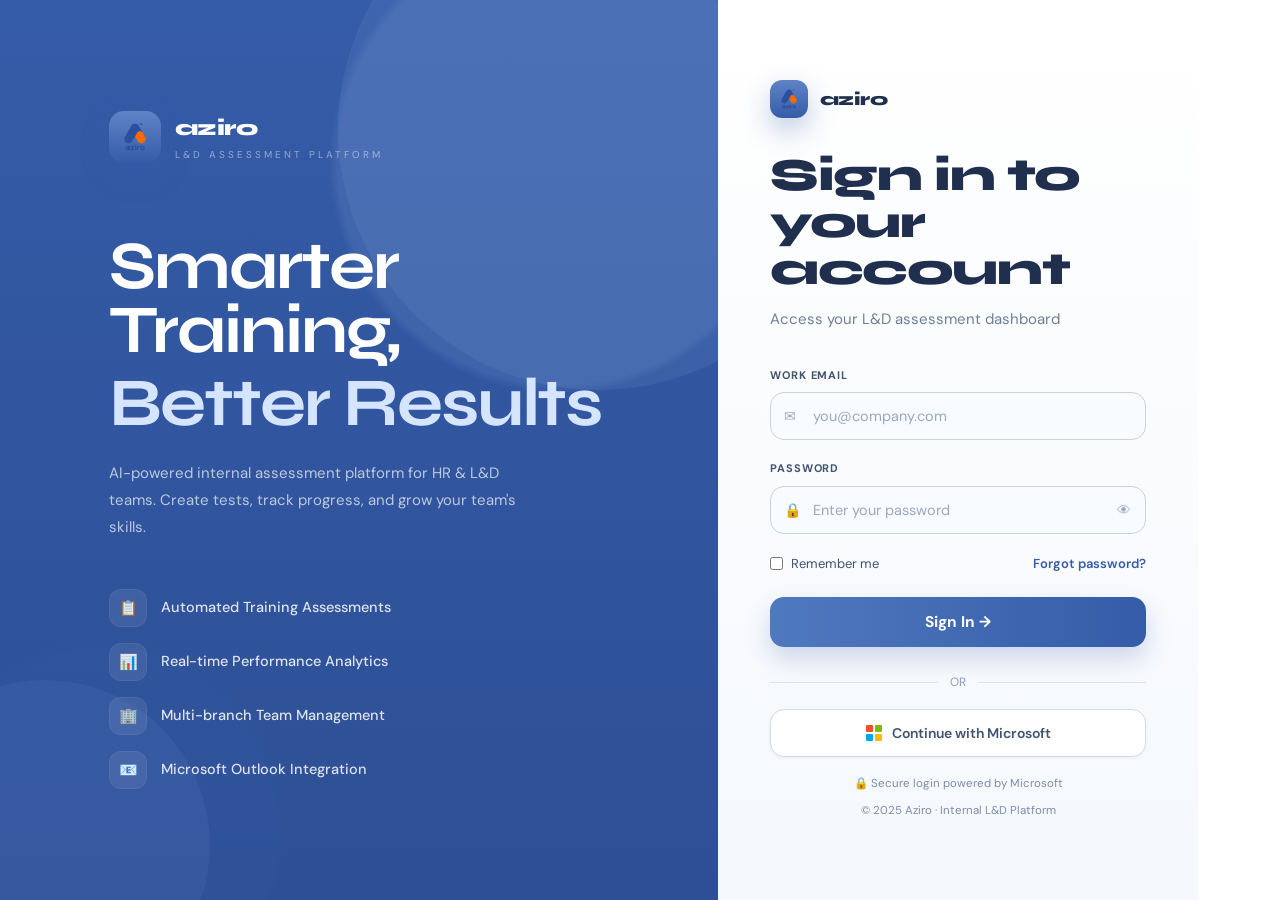
<file: apps/frontend/dashboard/pages/review_test.html>
﻿<!DOCTYPE html>
<html lang="en">
<head>
  <meta charset="UTF-8">
  <meta name="viewport" content="width=device-width, initial-scale=1.0">
  <title>Review Test - Aziro L&amp;D Platform</title>
  <link rel="stylesheet" href="../css/style.css">
  <style>
    .page-wrap { max-width: 860px; }
    .review-section {
      background: var(--surface2);
      border: 1px solid var(--border);
      border-radius: var(--radius);
      padding: 20px;
      margin-bottom: 20px;
    }
    .review-title {
      font-size: 18px;
      font-weight: 700;
      margin-bottom: 12px;
    }
    .review-item {
      margin-bottom: 8px;
      font-size: 14px;
      color: var(--text2);
    }
    .review-item strong {
      color: var(--text);
    }
    .review-grid {
      display: grid;
      grid-template-columns: repeat(2, minmax(0, 1fr));
      gap: 12px 20px;
    }
    .action-bar {
      display: flex;
      align-items: center;
      justify-content: space-between;
      background: var(--surface);
      border: 1px solid var(--border);
      border-radius: var(--radius);
      padding: 16px 24px;
      margin-top: 8px;
    }
    .btn-back {
      padding: 11px 22px;
      background: transparent;
      color: var(--text2);
      border: 1px solid var(--border);
      border-radius: var(--radius-sm);
      font-size: 13px;
      font-weight: 500;
      cursor: pointer;
      transition: all 0.15s;
      font-family: "DM Sans", sans-serif;
      text-decoration: none;
      display: inline-flex;
      align-items: center;
    }
    .btn-back:hover {
      background: var(--surface2);
      color: var(--text);
    }
    .btn-generate {
      display: flex;
      align-items: center;
      gap: 8px;
      padding: 12px 28px;
      background: var(--accent4);
      color: white;
      border: none;
      border-radius: var(--radius-sm);
      font-size: 14px;
      font-weight: 700;
      cursor: pointer;
      transition: all 0.18s;
      font-family: "DM Sans", sans-serif;
    }
    .btn-generate:hover {
      background: var(--orange-dark);
      transform: translateY(-1px);
      box-shadow: 0 4px 16px rgba(164, 53, 240, 0.35);
    }
    @media (max-width: 720px) {
      .review-grid {
        grid-template-columns: 1fr;
      }
      .action-bar {
        flex-direction: column;
        align-items: stretch;
      }
      .btn-back,
      .btn-generate {
        justify-content: center;
      }
    }
  </style>
</head>
<body>

<div class="app-shell">
  <div id="sidebar-mount"></div>

  <main class="main">
    <div class="topbar">
      <div class="topbar-left">
        <div class="breadcrumb">Home &gt; Create Test &gt; Review</div>
        <div class="page-title">Review Test Details</div>
      </div>
    </div>

    <div class="content page-wrap">
      <div class="review-section">
        <div class="review-title">Selected Course(s)</div>
        <div id="reviewCourse" class="review-item"></div>
      </div>

      <div class="review-section">
        <div class="review-title">Test Configuration</div>
        <div id="reviewConfig" class="review-grid"></div>
      </div>

      <div class="review-section">
        <div class="review-title">Delivery Settings</div>
        <div id="reviewDelivery" class="review-grid"></div>
      </div>

      <div class="review-section">
        <div class="review-title">Candidates</div>
        <div id="reviewCandidates"></div>
      </div>

      <div class="action-bar">
        <a href="create_test.html" class="btn-back" onclick="event.preventDefault(); goBack();">Back</a>
        <button class="btn-generate" type="button" onclick="generateTest()">Generate Test Link &amp; Send</button>
      </div>
    </div>
  </main>
</div>

<div class="toast" id="toast"></div>
<script src="../js/sidebar.js"></script>
<script src="../js/api-config.js"></script>
<script src="../js/main.js"></script>
<script>
  let API_BASE_URL = "";
  let hasReviewData = false;

  function addReviewItem(container, label, value) {
    const item = document.createElement("div");
    item.className = "review-item";
    const strong = document.createElement("strong");
    strong.textContent = `${label}:`;
    item.appendChild(strong);
    item.appendChild(document.createTextNode(` ${value || "-"}`));
    container.appendChild(item);
  }

  function loadReviewData() {
    const config = JSON.parse(localStorage.getItem("testConfig") || "{}");
    const candidates = JSON.parse(localStorage.getItem("testCandidates") || "[]");
    const courses = [...new Set(candidates.map((candidate) => candidate.course).filter(Boolean))];

    if (!candidates.length || !courses.length) {
      hasReviewData = false;
      document.getElementById("reviewCourse").textContent =
        "No test details found. Create a test first to review it here.";
      document.getElementById("reviewConfig").innerHTML = "";
      document.getElementById("reviewDelivery").innerHTML = "";
      document.getElementById("reviewCandidates").innerHTML =
        '<div class="review-item">No candidates loaded.</div>';
      showToast("No saved test details found.", "error");
      return;
    }

    hasReviewData = true;
    document.getElementById("reviewCourse").textContent = courses.join(", ");

    const configContainer = document.getElementById("reviewConfig");
    configContainer.innerHTML = "";
    addReviewItem(configContainer, "Question Type", config.questionType);
    addReviewItem(configContainer, "No. of Questions", config.questionCount);
    addReviewItem(configContainer, "Time Limit", config.timeLimit ? `${config.timeLimit} mins` : "");
    addReviewItem(configContainer, "Aptitude Test", config.aptitudeEnabled);
    addReviewItem(configContainer, "Difficulty Level", config.difficultyLevel);

    const deliveryContainer = document.getElementById("reviewDelivery");
    deliveryContainer.innerHTML = "";
    addReviewItem(deliveryContainer, "Send Method", config.sendMethod);
    addReviewItem(deliveryContainer, "Link Expiry", config.linkExpiry);
    addReviewItem(deliveryContainer, "Custom Message", config.customMessage || "Default template");

    const candidatesContainer = document.getElementById("reviewCandidates");
    candidatesContainer.innerHTML = "";
    candidates.forEach((candidate, index) => {
      const item = document.createElement("div");
      item.className = "review-item";
      const strong = document.createElement("strong");
      strong.textContent = `${index + 1}. ${candidate.name}`;
      item.appendChild(strong);
      item.appendChild(
        document.createTextNode(
          ` (${candidate.email}) - Course: ${candidate.course || "N/A"} - Branch: ${candidate.branch || "N/A"}`
        )
      );
      candidatesContainer.appendChild(item);
    });
  }

  function goBack() {
    window.location.href = "create_test.html";
  }

  function getFrontendBaseUrl() {
    const currentUrl = new URL(window.location.href);
    currentUrl.pathname = currentUrl.pathname.replace(/\/review_test\.html$/, "/take_test.html");
    currentUrl.search = "";
    currentUrl.hash = "";
    return currentUrl.toString();
  }

  async function generateTest() {
    if (!hasReviewData) {
      showToast("Please create a test before generating links.", "error");
      setTimeout(() => {
        window.location.href = "create_test.html";
      }, 1000);
      return;
    }

    const button = document.querySelector(".btn-generate");
    const originalLabel = button.textContent;
    button.disabled = true;
    button.textContent = "Generating...";

    try {
      API_BASE_URL = await window.AziroConfig.resolveApiBaseUrl();
      const config = JSON.parse(localStorage.getItem("testConfig") || "{}");
      const candidates = JSON.parse(localStorage.getItem("testCandidates") || "[]");
      const groupedByCourse = candidates.reduce((groups, candidate) => {
        if (!candidate.course) {
          return groups;
        }
        groups[candidate.course] = groups[candidate.course] || [];
        groups[candidate.course].push(candidate);
        return groups;
      }, {});

      const groupedEntries = Object.entries(groupedByCourse);
      if (!groupedEntries.length) {
        throw new Error("No candidate courses were selected.");
      }

      const payloads = [];
      for (const [course, groupedCandidates] of groupedEntries) {
        const response = await fetch(`${API_BASE_URL}/api/tests`, {
          method: "POST",
          headers: {
            "Content-Type": "application/json",
          },
          body: JSON.stringify({
            course,
            config: {
              ...config,
              questionCount: Number(config.questionCount || 0),
              timeLimit: config.timeLimit ? Number(config.timeLimit) : null,
            },
            candidates: groupedCandidates.map((candidate) => ({
              name: candidate.name,
              email: candidate.email,
              employeeId: candidate.employeeId || "",
              branch: candidate.branch || "",
            })),
            frontendBaseUrl: getFrontendBaseUrl(),
          }),
        });

        const payload = await response.json();
        if (!response.ok) {
          throw new Error(payload.detail || `Failed to create test for ${course}.`);
        }
        payloads.push(payload);
      }

      const mergedPayload = {
        message: "Tests created successfully.",
        tests: payloads.map((payload) => payload.test),
        assignments: payloads.flatMap((payload) => payload.assignments || []),
      };

      localStorage.setItem("latestGeneratedTest", JSON.stringify(mergedPayload));
      showToast(
        `${mergedPayload.assignments.length} test link${mergedPayload.assignments.length > 1 ? "s" : ""} generated successfully.`,
        "success"
      );
      setTimeout(() => {
        window.location.href = "generated_tests.html";
      }, 900);
    } catch (error) {
      showToast(error.message || "Failed to generate test.", "error");
    } finally {
      button.disabled = false;
      button.textContent = originalLabel;
    }
  }

  document.addEventListener("DOMContentLoaded", loadReviewData);
</script>
</body>
</html>
</file>
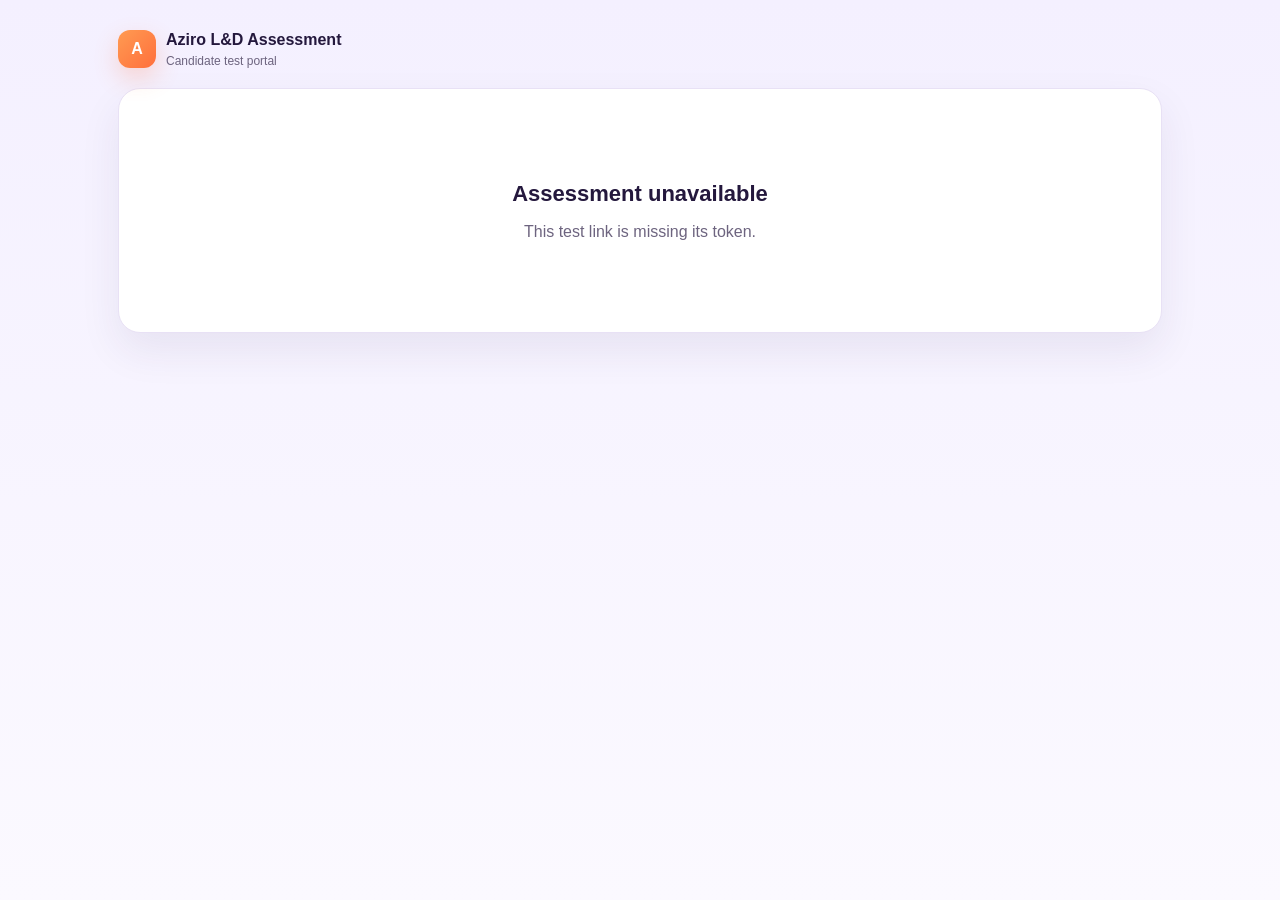
<file: apps/frontend/dashboard/pages/take_test.html>
<!DOCTYPE html>
<html lang="en">
<head>
  <meta charset="UTF-8">
  <meta name="viewport" content="width=device-width, initial-scale=1.0">
  <title>Take Test - Aziro L&amp;D</title>
  <link rel="stylesheet" href="../css/style.css">
  <style>
    :root {
      --candidate-bg: linear-gradient(180deg, #f4f0ff 0%, #fbf9ff 100%);
      --candidate-panel: #ffffff;
      --candidate-border: #e8e1f5;
      --candidate-ink: #24183d;
      --candidate-soft: #6d647f;
      --candidate-accent: #5b5ce2;
      --candidate-accent-dark: #494ac1;
      --candidate-highlight: #fff0de;
    }
    body {
      margin: 0;
      background: var(--candidate-bg);
      color: var(--candidate-ink);
      min-height: 100vh;
      font-family: "DM Sans", sans-serif;
    }
    .take-shell {
      max-width: 1080px;
      margin: 0 auto;
      padding: 28px 18px 48px;
    }
    .brand-strip {
      display: flex;
      align-items: center;
      justify-content: space-between;
      gap: 16px;
      margin-bottom: 18px;
    }
    .brand-mark {
      display: inline-flex;
      align-items: center;
      gap: 10px;
      font-weight: 700;
      color: var(--candidate-ink);
    }
    .brand-badge {
      width: 38px;
      height: 38px;
      border-radius: 12px;
      background: linear-gradient(135deg, #ff9b52, #ff6f3c);
      color: white;
      display: flex;
      align-items: center;
      justify-content: center;
      box-shadow: 0 10px 24px rgba(255, 111, 60, 0.24);
    }
    .test-layout {
      display: grid;
      grid-template-columns: 290px 1fr;
      gap: 18px;
      align-items: start;
    }
    .panel {
      background: var(--candidate-panel);
      border: 1px solid var(--candidate-border);
      border-radius: 22px;
      box-shadow: 0 18px 40px rgba(55, 38, 94, 0.08);
    }
    .side-panel {
      padding: 22px 18px;
      position: sticky;
      top: 18px;
    }
    .main-panel {
      padding: 24px;
    }
    .side-section + .side-section {
      margin-top: 18px;
      padding-top: 18px;
      border-top: 1px solid var(--candidate-border);
    }
    .eyebrow {
      font-size: 11px;
      text-transform: uppercase;
      letter-spacing: 1px;
      color: var(--candidate-soft);
      font-weight: 700;
      margin-bottom: 8px;
    }
    .candidate-name {
      font-size: 20px;
      font-weight: 700;
      line-height: 1.2;
      margin-bottom: 4px;
    }
    .candidate-meta {
      color: var(--candidate-soft);
      font-size: 13px;
      line-height: 1.5;
    }
    .detail-grid {
      display: grid;
      gap: 10px;
    }
    .detail-card {
      border: 1px solid var(--candidate-border);
      background: #faf8ff;
      border-radius: 16px;
      padding: 12px 14px;
    }
    .detail-card strong {
      display: block;
      font-size: 12px;
      margin-bottom: 4px;
    }
    .question-dots {
      display: grid;
      grid-template-columns: repeat(5, minmax(0, 1fr));
      gap: 8px;
    }
    .question-dot {
      border: 1px solid var(--candidate-border);
      background: white;
      border-radius: 12px;
      height: 40px;
      font-weight: 700;
      color: var(--candidate-soft);
      cursor: pointer;
    }
    .question-dot.current {
      background: var(--candidate-accent);
      color: white;
      border-color: var(--candidate-accent);
    }
    .question-dot.answered {
      background: #eef8f0;
      color: #16803c;
      border-color: #bfe0c7;
    }
    .question-dot.current.answered {
      background: var(--candidate-accent);
      color: white;
      border-color: var(--candidate-accent);
    }
    .screen {
      display: none;
    }
    .screen.active {
      display: block;
    }
    .hero-banner {
      background: linear-gradient(135deg, #2a124e 0%, #5b5ce2 100%);
      color: white;
      border-radius: 22px;
      padding: 24px;
      margin-bottom: 20px;
      position: relative;
      overflow: hidden;
    }
    .hero-banner::after {
      content: "";
      position: absolute;
      right: -40px;
      top: -40px;
      width: 180px;
      height: 180px;
      border-radius: 50%;
      background: rgba(255, 255, 255, 0.08);
    }
    .hero-banner h1 {
      margin: 0 0 8px;
      font-size: 28px;
      line-height: 1.15;
    }
    .hero-banner p {
      margin: 0;
      max-width: 640px;
      color: rgba(255, 255, 255, 0.86);
    }
    .instruction-list {
      display: grid;
      gap: 12px;
      margin-top: 18px;
    }
    .instruction-item {
      display: flex;
      gap: 12px;
      padding: 14px 16px;
      border: 1px solid var(--candidate-border);
      border-radius: 16px;
      background: #fcfbff;
    }
    .instruction-num {
      width: 30px;
      height: 30px;
      border-radius: 50%;
      background: var(--candidate-highlight);
      color: #b96310;
      display: flex;
      align-items: center;
      justify-content: center;
      font-weight: 700;
      flex-shrink: 0;
    }
    .start-actions,
    .nav-actions,
    .review-actions {
      display: flex;
      gap: 10px;
      justify-content: space-between;
      margin-top: 22px;
      flex-wrap: wrap;
    }
    .question-label {
      color: var(--candidate-soft);
      font-size: 13px;
      font-weight: 700;
      text-transform: uppercase;
      letter-spacing: 0.8px;
      margin-bottom: 10px;
    }
    .question-card {
      border: 1px solid var(--candidate-border);
      border-radius: 20px;
      padding: 20px;
      background: #fff;
    }
    .question-text {
      font-size: 20px;
      line-height: 1.45;
      margin-bottom: 18px;
      font-weight: 700;
    }
    .option-list {
      display: grid;
      gap: 12px;
    }
    .option-item {
      display: flex;
      gap: 12px;
      align-items: flex-start;
      padding: 14px 16px;
      border: 1px solid var(--candidate-border);
      border-radius: 16px;
      background: #fbfaff;
      cursor: pointer;
      transition: border-color 0.15s, transform 0.15s, background 0.15s;
    }
    .option-item:hover {
      border-color: var(--candidate-accent);
      transform: translateY(-1px);
      background: #f6f4ff;
    }
    .option-item input {
      margin-top: 3px;
      accent-color: var(--candidate-accent);
    }
    .option-key {
      display: inline-flex;
      align-items: center;
      justify-content: center;
      min-width: 28px;
      height: 28px;
      border-radius: 10px;
      background: white;
      border: 1px solid var(--candidate-border);
      font-size: 12px;
      font-weight: 700;
      color: var(--candidate-soft);
      flex-shrink: 0;
    }
    .question-progress {
      margin-bottom: 18px;
    }
    .progress-bar {
      height: 8px;
      background: #ece6f8;
      border-radius: 999px;
      overflow: hidden;
      margin-top: 8px;
    }
    .progress-fill {
      height: 100%;
      background: linear-gradient(90deg, #ff9b52, #5b5ce2);
      width: 0;
      transition: width 0.2s ease;
    }
    .review-grid {
      display: grid;
      gap: 12px;
      margin-top: 18px;
    }
    .review-card {
      border: 1px solid var(--candidate-border);
      border-radius: 16px;
      padding: 14px 16px;
      background: #fcfbff;
    }
    .review-card strong {
      display: block;
      margin-bottom: 6px;
      font-size: 14px;
    }
    .review-answer {
      color: var(--candidate-soft);
      font-size: 13px;
    }
    .empty-state {
      text-align: center;
      padding: 64px 22px;
      color: var(--candidate-soft);
    }
    .success-shell {
      max-width: 760px;
      margin: 40px auto 0;
    }
    .success-card {
      padding: 30px;
    }
    .success-title {
      font-size: 30px;
      font-weight: 800;
      margin: 0 0 10px;
      color: var(--candidate-ink);
    }
    .success-copy {
      margin: 0 0 22px;
      color: var(--candidate-soft);
      line-height: 1.7;
    }
    .proctor-alert {
      margin-top: 18px;
      padding: 14px 16px;
      border-radius: 16px;
      border: 1px solid #ffd7d7;
      background: #fff5f5;
      color: #a12a2a;
      font-size: 13px;
      line-height: 1.5;
    }
    .proctor-note {
      margin-top: 12px;
      padding: 14px 16px;
      border-radius: 16px;
      border: 1px solid var(--candidate-border);
      background: #fcfbff;
      color: var(--candidate-soft);
      font-size: 13px;
      line-height: 1.6;
    }
    .modal-backdrop {
      position: fixed;
      inset: 0;
      background: rgba(16, 10, 31, 0.52);
      display: none;
      align-items: center;
      justify-content: center;
      padding: 20px;
      z-index: 1000;
    }
    .modal-backdrop.active {
      display: flex;
    }
    .modal-card {
      width: min(100%, 460px);
      background: #fff;
      border: 1px solid var(--candidate-border);
      border-radius: 24px;
      box-shadow: 0 28px 60px rgba(37, 24, 61, 0.2);
      padding: 24px;
    }
    .modal-title {
      font-size: 22px;
      font-weight: 700;
      margin-bottom: 10px;
      color: var(--candidate-ink);
    }
    .modal-copy {
      color: var(--candidate-soft);
      font-size: 14px;
      line-height: 1.65;
      margin-bottom: 20px;
    }
    .modal-actions {
      display: flex;
      justify-content: flex-end;
      gap: 10px;
    }
    @media (max-width: 900px) {
      .test-layout {
        grid-template-columns: 1fr;
      }
      .side-panel {
        position: static;
      }
    }
    @media (max-width: 640px) {
      .main-panel,
      .side-panel {
        padding: 18px;
      }
      .hero-banner h1 {
        font-size: 23px;
      }
      .question-text {
        font-size: 18px;
      }
      .question-dots {
        grid-template-columns: repeat(5, minmax(0, 1fr));
      }
      .start-actions,
      .nav-actions,
      .review-actions {
        flex-direction: column;
      }
      .start-actions .btn,
      .nav-actions .btn,
      .review-actions .btn {
        width: 100%;
        justify-content: center;
      }
    }
  </style>
</head>
<body>
  <noscript>
    <div style="max-width:720px;margin:48px auto;padding:24px;border-radius:20px;background:#fff;border:1px solid #e8e1f5;color:#24183d;font-family:DM Sans,sans-serif">
      <h1 style="margin:0 0 12px;font-size:24px">JavaScript Required</h1>
      <p style="margin:0;line-height:1.6">JavaScript must be enabled to start and complete this assessment. If JavaScript is disabled, the test cannot be accessed.</p>
    </div>
  </noscript>
  <div class="take-shell">
    <div class="brand-strip">
      <div class="brand-mark">
        <div class="brand-badge">A</div>
        <div>
          <div>Aziro L&amp;D Assessment</div>
          <div style="font-size:12px;color:var(--candidate-soft);font-weight:500">Candidate test portal</div>
        </div>
      </div>
    </div>

    <div id="appRoot" class="panel main-panel">
      <div style="font-size:18px;font-weight:700;margin-bottom:8px">Loading assessment...</div>
      <div class="text-faint">Please wait while your secure test link is verified.</div>
    </div>
  </div>

  <div class="toast" id="toast"></div>
  <div class="modal-backdrop" id="proctorModal">
    <div class="modal-card">
      <div class="modal-title" id="proctorModalTitle">Assessment warning</div>
      <div class="modal-copy" id="proctorModalMessage"></div>
      <div class="modal-actions">
        <button class="btn btn-primary" type="button" id="proctorModalButton">Return to Test</button>
      </div>
    </div>
  </div>
  <script src="../js/api-config.js"></script>
  <script src="../js/main.js"></script>
  <script>
    let API_BASE_URL = "";
    const params = new URLSearchParams(window.location.search);
    const token = params.get("token");
    let assignmentData = null;
    let currentQuestionIndex = 0;
    let answersByQuestionId = {};
    let assessmentStarted = false;
    let proctoringEnabled = false;
    let monitoringInitialized = false;
    let strikeCount = 0;
    const MAX_STRIKES = 3;
    let isStartingAssessment = false;
    let isSubmittingAssessment = false;
    let lastViolationAt = 0;
    let violationModalOpen = false;
    let currentModalAction = null;

    function escapeHtml(text) {
      return String(text || "")
        .replaceAll("&", "&amp;")
        .replaceAll("<", "&lt;")
        .replaceAll(">", "&gt;")
        .replaceAll('"', "&quot;")
        .replaceAll("'", "&#39;");
    }

    function renderError(message) {
      document.getElementById("appRoot").innerHTML = `
        <div class="empty-state">
          <div style="font-size:22px;font-weight:700;margin-bottom:10px;color:var(--candidate-ink)">Assessment unavailable</div>
          <div>${escapeHtml(message)}</div>
        </div>
      `;
    }

    function renderResult(result) {
      deactivateProctoring();
      closeProctorModal();
      document.getElementById("appRoot").outerHTML = `
        <div id="appRoot" class="success-shell">
          <div class="panel success-card">
            <div class="success-title">You have successfully submitted the test</div>
            <p class="success-copy">Your assessment has been submitted successfully. You may now close this window.</p>
          <div class="hero-banner">
            <h1>Assessment submitted</h1>
            <p>Your test has been reviewed and submitted successfully.</p>
          </div>
          <div class="detail-grid">
            <div class="detail-card">
              <strong>Candidate</strong>
              ${escapeHtml(assignmentData.assignment.candidateName)}
            </div>
            <div class="detail-card">
              <strong>Course</strong>
              ${escapeHtml(assignmentData.test.courseName)}
            </div>
            <div class="detail-card">
              <strong>Score</strong>
              ${escapeHtml(String(result.score))} / ${escapeHtml(String(result.totalQuestions))} (${escapeHtml(String(result.percentage))}%)
            </div>
          </div>
          </div>
        </div>
      `;
    }

    function renderShell(contentHtml) {
      document.getElementById("appRoot").outerHTML = `
        <div id="appRoot" class="test-layout">
          <aside class="panel side-panel">
            <div class="side-section">
              <div class="eyebrow">Candidate</div>
              <div class="candidate-name">${escapeHtml(assignmentData.assignment.candidateName)}</div>
              <div class="candidate-meta">
                ${escapeHtml(assignmentData.assignment.candidateEmail)}<br>
                Employee ID: ${escapeHtml(assignmentData.assignment.employeeId || "Not provided")}<br>
                Branch: ${escapeHtml(assignmentData.assignment.branch || "Not provided")}
              </div>
            </div>
            <div class="side-section">
              <div class="eyebrow">Assessment</div>
              <div class="detail-grid">
                <div class="detail-card">
                  <strong>Course</strong>
                  ${escapeHtml(assignmentData.test.courseName)}
                </div>
                <div class="detail-card">
                  <strong>Questions</strong>
                  15 MCQs
                </div>
                <div class="detail-card">
                  <strong>Time Limit</strong>
                  ${escapeHtml(String(assignmentData.test.timeLimit || "Not set"))} minutes
                </div>
              </div>
            </div>
            <div class="side-section">
              <div class="eyebrow">Progress</div>
              <div class="candidate-meta" id="answeredCountLabel">0 of 15 answered</div>
              <div class="question-dots" id="questionDots"></div>
            </div>
          </aside>
          <main class="panel main-panel">${contentHtml}</main>
        </div>
      `;
      renderQuestionDots();
      updateAnsweredCount();
    }

    function canHandleViolation() {
      if (!proctoringEnabled || !assessmentStarted || isSubmittingAssessment || violationModalOpen) {
        return false;
      }
      const now = Date.now();
      if (now - lastViolationAt < 1200) {
        return false;
      }
      lastViolationAt = now;
      return true;
    }

    function deactivateProctoring() {
      proctoringEnabled = false;
      assessmentStarted = false;
      if (document.fullscreenElement && document.exitFullscreen) {
        document.exitFullscreen().catch(() => {});
      }
    }

    function openProctorModal(title, message, buttonLabel, action) {
      const modal = document.getElementById("proctorModal");
      document.getElementById("proctorModalTitle").textContent = title;
      document.getElementById("proctorModalMessage").textContent = message;
      const button = document.getElementById("proctorModalButton");
      button.textContent = buttonLabel;
      currentModalAction = action;
      violationModalOpen = true;
      modal.classList.add("active");
    }

    function closeProctorModal() {
      const modal = document.getElementById("proctorModal");
      modal.classList.remove("active");
      currentModalAction = null;
      violationModalOpen = false;
      lastViolationAt = Date.now();
    }

    async function restoreAssessmentFocus() {
      try {
        if (!document.fullscreenElement) {
          await document.documentElement.requestFullscreen();
        }
      } catch (error) {
        showToast("Full screen permission is required to continue the assessment.", "error");
      } finally {
        closeProctorModal();
      }
    }

    async function forceSubmitTest(reason) {
      if (isSubmittingAssessment) {
        return;
      }
      isSubmittingAssessment = true;
      const answers = assignmentData.questions.map((question) => ({
        questionId: question.id,
        selectedAnswer: answersByQuestionId[question.id] || null,
      }));

      try {
        if (!API_BASE_URL) {
          API_BASE_URL = await window.AziroConfig.resolveApiBaseUrl();
        }
        const response = await fetch(`${API_BASE_URL}/api/assignments/by-token/${token}/submit`, {
          method: "POST",
          headers: {
            "Content-Type": "application/json",
          },
          body: JSON.stringify({ answers }),
        });
        const payload = await response.json();
        if (!response.ok) {
          throw new Error(payload.detail || "Failed to submit the assessment.");
        }
        renderResult(payload.result);
        showToast(reason || "Test submitted.", "success");
      } catch (error) {
        deactivateProctoring();
        renderError(reason || error.message || "The test was terminated and could not be submitted.");
      } finally {
        isSubmittingAssessment = false;
      }
    }

    function handleStrike(reason) {
      if (!canHandleViolation()) {
        return;
      }

      strikeCount += 1;
      if (strikeCount >= MAX_STRIKES) {
        const message = `Strike ${strikeCount}: ${reason} Maximum violations reached. Your test is being submitted automatically.`;
        deactivateProctoring();
        openProctorModal("Assessment terminated", message, "Submit Test", async () => {
          closeProctorModal();
          await forceSubmitTest("Test terminated due to proctoring violations.");
        });
        showToast(message, "error");
        return;
      }

      const warningMessage = `Strike ${strikeCount}: ${reason} ${MAX_STRIKES - strikeCount} warning(s) remaining before the test is terminated. Click below to return to full screen and continue.`;
      openProctorModal("Assessment warning", warningMessage, "Return to Test", restoreAssessmentFocus);
      showToast(warningMessage, "error");
    }

    function initializeProctoring() {
      if (monitoringInitialized) {
        return;
      }
      monitoringInitialized = true;

      document.addEventListener("fullscreenchange", () => {
        if (!document.fullscreenElement) {
          handleStrike("You exited full screen mode.");
        }
      });

      document.addEventListener("visibilitychange", () => {
        if (document.hidden) {
          handleStrike("You switched tabs or minimized the browser.");
        }
      });

      window.addEventListener("blur", () => {
        handleStrike("You moved away from the assessment window.");
      });

      document.addEventListener("contextmenu", (event) => {
        if (proctoringEnabled) {
          event.preventDefault();
        }
      });

      ["copy", "cut", "paste"].forEach((eventName) => {
        document.addEventListener(eventName, (event) => {
          if (proctoringEnabled) {
            event.preventDefault();
            showToast("Clipboard actions are disabled during the assessment.", "error");
          }
        });
      });

      document.addEventListener("keydown", (event) => {
        if (!proctoringEnabled) {
          return;
        }

        const key = event.key.toLowerCase();
        const blockedCombo = (event.ctrlKey || event.metaKey) && ["a", "c", "i", "j", "p", "r", "s", "u", "v", "x"].includes(key);
        const blockedShiftCombo = event.ctrlKey && event.shiftKey && ["c", "i", "j"].includes(key);
        const blockedFunctionKey = ["F5", "F11", "F12"].includes(event.key);

        if (blockedCombo || blockedShiftCombo || blockedFunctionKey) {
          event.preventDefault();
          showToast("Keyboard shortcuts are disabled during the assessment.", "error");
        }
      });
    }

    function renderQuestionDots() {
      const dotsContainer = document.getElementById("questionDots");
      if (!dotsContainer || !assignmentData) {
        return;
      }

      dotsContainer.innerHTML = assignmentData.questions.map((question, index) => {
        const classes = ["question-dot"];
        if (index === currentQuestionIndex && assessmentStarted) {
          classes.push("current");
        }
        if (answersByQuestionId[question.id]) {
          classes.push("answered");
        }
        return `<button type="button" class="${classes.join(" ")}" data-question-index="${index}">${index + 1}</button>`;
      }).join("");

      dotsContainer.querySelectorAll("[data-question-index]").forEach((button) => {
        button.addEventListener("click", () => {
          if (!assessmentStarted) {
            return;
          }
          currentQuestionIndex = Number(button.dataset.questionIndex);
          renderQuestionScreen();
        });
      });
    }

    function updateAnsweredCount() {
      const label = document.getElementById("answeredCountLabel");
      if (!label || !assignmentData) {
        return;
      }
      const answered = assignmentData.questions.filter((question) => answersByQuestionId[question.id]).length;
      label.textContent = `${answered} of ${assignmentData.questions.length} answered`;
    }

    function renderStartScreen() {
      assessmentStarted = false;
      proctoringEnabled = false;
      strikeCount = 0;
      isStartingAssessment = false;
      isSubmittingAssessment = false;
      renderShell(`
        <section class="screen active">
          <div class="hero-banner">
            <h1>${escapeHtml(assignmentData.test.courseName)}</h1>
            <p>This assessment contains 15 multiple-choice questions based on the selected Udemy course. Please read the instructions carefully before you begin.</p>
          </div>
          <div class="instruction-list">
            <div class="instruction-item">
              <div class="instruction-num">1</div>
              <div>
                <strong>Read each question carefully</strong>
                <div class="candidate-meta">Choose one option for every question. You can move forward and backward before final submission.</div>
              </div>
            </div>
            <div class="instruction-item">
              <div class="instruction-num">2</div>
              <div>
                <strong>Use navigation controls</strong>
                <div class="candidate-meta">Use Previous and Next to move between questions, or jump directly using the numbered question map.</div>
              </div>
            </div>
            <div class="instruction-item">
              <div class="instruction-num">3</div>
              <div>
                <strong>Review before submit</strong>
                <div class="candidate-meta">At the end, you will see a review page showing all answers before your final submission.</div>
              </div>
            </div>
          </div>
          <div class="proctor-note">
            Proctoring is enabled for this assessment. You must keep the test in full screen, avoid switching tabs or windows, and keyboard shortcuts, copy, paste, and right-click are blocked while the test is active.
          </div>
          <div class="proctor-alert">
            Three proctoring violations will automatically terminate and submit the test. If JavaScript is disabled, the assessment cannot start.
          </div>
          <div class="start-actions">
            <div class="candidate-meta">Candidate: ${escapeHtml(assignmentData.assignment.candidateName)} | Course: ${escapeHtml(assignmentData.test.courseName)}</div>
            <button class="btn btn-primary" type="button" id="beginAssessmentBtn">Enter Full Screen and Start Test</button>
          </div>
        </section>
      `);

      document.getElementById("beginAssessmentBtn").addEventListener("click", (event) => startAssessment(event.currentTarget));
    }

    function renderQuestionScreen() {
      assessmentStarted = true;
      const question = assignmentData.questions[currentQuestionIndex];
      const progressPercent = ((currentQuestionIndex + 1) / assignmentData.questions.length) * 100;
      const selectedAnswer = answersByQuestionId[question.id] || "";

      const optionsHtml = Object.entries(question.options || {}).map(([key, value]) => `
        <label class="option-item">
          <input type="radio" name="question-${question.id}" value="${escapeHtml(key)}" ${selectedAnswer === key ? "checked" : ""}>
          <span class="option-key">${escapeHtml(key)}</span>
          <span>${escapeHtml(value)}</span>
        </label>
      `).join("");

      renderShell(`
        <section class="screen active">
          <div class="question-progress">
            <div class="question-label">Question ${currentQuestionIndex + 1} of ${assignmentData.questions.length}</div>
            <div class="progress-bar"><div class="progress-fill" style="width:${progressPercent}%"></div></div>
          </div>
          <div class="question-card">
            <div class="question-text">${escapeHtml(question.question)}</div>
            <div class="option-list">${optionsHtml}</div>
          </div>
          <div class="nav-actions">
            <button class="btn btn-secondary" type="button" id="prevQuestionBtn" ${currentQuestionIndex === 0 ? "disabled" : ""}>Previous Question</button>
            <div style="display:flex;gap:10px;flex-wrap:wrap">
              <button class="btn btn-secondary" type="button" id="reviewAssessmentBtn">Review Answers</button>
              <button class="btn btn-primary" type="button" id="nextQuestionBtn">${currentQuestionIndex === assignmentData.questions.length - 1 ? "Finish Questions" : "Next Question"}</button>
            </div>
          </div>
        </section>
      `);

      document.querySelectorAll(`input[name="question-${question.id}"]`).forEach((input) => {
        input.addEventListener("change", () => {
          answersByQuestionId[question.id] = input.value;
          renderQuestionDots();
          updateAnsweredCount();
        });
      });

      document.getElementById("prevQuestionBtn").addEventListener("click", () => {
        if (currentQuestionIndex > 0) {
          currentQuestionIndex -= 1;
          renderQuestionScreen();
        }
      });

      document.getElementById("nextQuestionBtn").addEventListener("click", () => {
        const selected = document.querySelector(`input[name="question-${question.id}"]:checked`);
        if (selected) {
          answersByQuestionId[question.id] = selected.value;
        }

        if (currentQuestionIndex === assignmentData.questions.length - 1) {
          renderReviewScreen();
          return;
        }

        currentQuestionIndex += 1;
        renderQuestionScreen();
      });

      document.getElementById("reviewAssessmentBtn").addEventListener("click", () => {
        const selected = document.querySelector(`input[name="question-${question.id}"]:checked`);
        if (selected) {
          answersByQuestionId[question.id] = selected.value;
        }
        renderReviewScreen();
      });
    }

    function renderReviewScreen() {
      assessmentStarted = true;
      const reviewCards = assignmentData.questions.map((question, index) => {
        const selected = answersByQuestionId[question.id];
        const selectedText = selected ? `${selected}: ${question.options[selected] || ""}` : "Not answered";
        return `
          <div class="review-card">
            <strong>Q${index + 1}. ${escapeHtml(question.question)}</strong>
            <div class="review-answer">${escapeHtml(selectedText)}</div>
          </div>
        `;
      }).join("");

      renderShell(`
        <section class="screen active">
          <div class="hero-banner">
            <h1>Review your answers</h1>
            <p>Please check all 15 responses before you submit the assessment. You can still go back and change any answer.</p>
          </div>
          <div class="review-grid">${reviewCards}</div>
          <div class="review-actions">
            <button class="btn btn-secondary" type="button" id="backToQuestionsBtn">Back to Questions</button>
            <button class="btn btn-primary" type="button" id="finalSubmitBtn">Submit Test</button>
          </div>
        </section>
      `);

      document.getElementById("backToQuestionsBtn").addEventListener("click", () => {
        renderQuestionScreen();
      });
      document.getElementById("finalSubmitBtn").addEventListener("click", submitAssessment);
    }

    async function startAssessment(button) {
      if (isStartingAssessment) {
        return;
      }

      isStartingAssessment = true;
      if (button) {
        button.disabled = true;
        button.textContent = "Starting...";
      }

      try {
        if (!document.fullscreenElement) {
          await document.documentElement.requestFullscreen();
        }
        if (!API_BASE_URL) {
          API_BASE_URL = await window.AziroConfig.resolveApiBaseUrl();
        }
        const startResponse = await fetch(`${API_BASE_URL}/api/assignments/by-token/${token}/start`, {
          method: "POST",
        });
        const startPayload = await startResponse.json();
        if (!startResponse.ok) {
          throw new Error(startPayload.detail || "Could not start the assessment.");
        }
        initializeProctoring();
        proctoringEnabled = true;
        strikeCount = 0;
        currentQuestionIndex = 0;
        renderQuestionScreen();
      } catch (error) {
        if (document.fullscreenElement && document.exitFullscreen) {
          document.exitFullscreen().catch(() => {});
        }
        showToast(error.message || "Could not start the assessment.", "error");
        if (button) {
          button.disabled = false;
          button.textContent = "Enter Full Screen and Start Test";
        }
      } finally {
        isStartingAssessment = false;
      }
    }

    async function submitAssessment() {
      await forceSubmitTest("Assessment submitted successfully.");
    }

    async function loadAssessment() {
      if (!token) {
        renderError("This test link is missing its token.");
        return;
      }

      try {
        API_BASE_URL = await window.AziroConfig.resolveApiBaseUrl();
        const response = await fetch(`${API_BASE_URL}/api/assignments/by-token/${token}`);
        const payload = await response.json();
        if (!response.ok) {
          throw new Error(payload.detail || "Could not load the assessment.");
        }
        assignmentData = payload;
        answersByQuestionId = {};
        renderStartScreen();
      } catch (error) {
        renderError(error.message || "The assessment could not be loaded.");
      }
    }

    document.getElementById("proctorModalButton").addEventListener("click", async () => {
      if (typeof currentModalAction === "function") {
        await currentModalAction();
      } else {
        closeProctorModal();
      }
    });

    document.addEventListener("DOMContentLoaded", loadAssessment);
  </script>
</body>
</html>
</file>
<file: apps/frontend/dashboard/css/style.css>
/* ============================================================
   TrainIQ L&D Platform — style.css
   Theme: Aziro Blue (Professional Blue + Light Gray)
   ============================================================ */

@import url('https://fonts.googleapis.com/css2?family=Plus+Jakarta+Sans:wght@300;400;500;600;700;800&display=swap');

:root {
  --bg:           #eff2f7;
  --bg2:          #e5ebf3;
  --surface:      #ffffff;
  --surface2:     #f6f8fc;
  --surface3:     #e8eef8;
  --border:       #c7d2e3;
  --border-hover: #3b61aa;
  --navy:         #355ca8;
  --navy2:        #2d4f95;
  --blue:         #355ca8;
  --blue-light:   #e8eef9;
  --blue-glow:    rgba(53,92,168,0.18);
  --orange:       #355ca8;
  --orange-dark:  #2d4f95;
  --orange-light: #e8eef9;
  --orange-glow:  rgba(53,92,168,0.24);
  --success:      #16a34a;
  --success-bg:   #dcfce7;
  --warning:      #d97706;
  --warning-bg:   #fef3c7;
  --danger:       #dc2626;
  --danger-bg:    #fee2e2;
  --accent:       var(--orange);
  --accent3:      var(--success);
  --accent4:      var(--orange);
  --text:         #1f2f4d;
  --text2:        #40536f;
  --text3:        #6d7f98;
  --text4:        #9aa9bf;
  --sidebar-w:    220px;
  --topbar-h:     64px;
  --radius:       12px;
  --radius-sm:    8px;
  --shadow-xs:    0 1px 3px rgba(15,28,63,0.06);
  --shadow-sm:    0 2px 8px rgba(15,28,63,0.08);
  --shadow-md:    0 4px 16px rgba(15,28,63,0.10);
  --shadow-lg:    0 8px 32px rgba(15,28,63,0.14);
  --shadow-orange:0 4px 16px rgba(53,92,168,0.24);
  --shadow-blue:  0 4px 16px rgba(53,92,168,0.24);
  --t: 0.18s ease;
}

*,*::before,*::after{margin:0;padding:0;box-sizing:border-box}
html{scroll-behavior:smooth}
body{font-family:'Plus Jakarta Sans',sans-serif;background:var(--bg);color:var(--text);min-height:100vh;line-height:1.5;-webkit-font-smoothing:antialiased}
a{text-decoration:none;color:inherit}
button{font-family:inherit;cursor:pointer}
input,select,textarea{font-family:inherit}
::-webkit-scrollbar{width:5px;height:5px}
::-webkit-scrollbar-track{background:var(--bg2)}
::-webkit-scrollbar-thumb{background:#b7c6dc;border-radius:10px}

.app-shell{display:flex;min-height:100vh}

/* SIDEBAR */
.sidebar{width:var(--sidebar-w);background:linear-gradient(180deg,#355ca8 0%,#2f539b 100%);display:flex;flex-direction:column;position:fixed;top:0;left:0;bottom:0;z-index:200;padding-bottom:20px}
.sidebar-logo{padding:20px 18px;border-bottom:1px solid rgba(255,255,255,0.14);display:flex;align-items:center;gap:10px;flex-shrink:0}
.logo-mark{width:36px;height:36px;background:var(--orange);border-radius:10px;display:flex;align-items:center;justify-content:center;flex-shrink:0}
.logo-text{font-size:17px;font-weight:800;color:white;letter-spacing:-0.3px}
.logo-text span{color:var(--orange)}
.logo-sub{font-size:9.5px;color:rgba(255,255,255,0.45);letter-spacing:1.2px;text-transform:uppercase;margin-top:1px}
.sidebar-section{padding:16px 10px 6px}
.sidebar-label{font-size:9.5px;letter-spacing:1.8px;text-transform:uppercase;color:rgba(255,255,255,0.52);padding:0 10px 8px;font-weight:600}
.nav-item{display:flex;align-items:center;gap:10px;padding:10px 12px;border-radius:var(--radius-sm);font-size:13px;font-weight:500;color:rgba(255,255,255,0.88);cursor:pointer;transition:all var(--t);margin-bottom:2px;position:relative}
.nav-item:hover{background:rgba(255,255,255,0.08);color:white}
.nav-item.active{background:#ffffff;color:var(--navy);font-weight:700;box-shadow:none;border:1px solid #c8d6eb}
.nav-icon{width:17px;height:17px;flex-shrink:0;opacity:0.8}
.nav-item.active .nav-icon{opacity:1}
.nav-badge{margin-left:auto;background:#4d75c2;color:white;font-size:10px;font-weight:700;padding:2px 7px;border-radius:20px}
.nav-item.active .nav-badge{background:var(--navy);color:#fff}
.sidebar-footer{margin-top:auto;padding:14px 10px 0;border-top:1px solid rgba(255,255,255,0.14);flex-shrink:0}
.user-card{display:flex;align-items:center;gap:10px;padding:10px 12px;border-radius:var(--radius-sm);background:rgba(255,255,255,0.07);cursor:pointer;transition:background var(--t)}
.user-card:hover{background:rgba(255,255,255,0.12)}
.user-avatar{width:34px;height:34px;background:var(--orange);border-radius:50%;display:flex;align-items:center;justify-content:center;font-size:13px;font-weight:700;color:white;flex-shrink:0}
.user-name{font-size:13px;font-weight:600;color:white;line-height:1.3}
.user-role{font-size:11px;color:rgba(255,255,255,0.45)}
.user-info{flex:1;min-width:0}

/* MAIN */
.main{margin-left:var(--sidebar-w);flex:1;display:flex;flex-direction:column;min-height:100vh}

/* TOPBAR */
.topbar{height:var(--topbar-h);padding:0 28px;border-bottom:1px solid var(--border);display:flex;align-items:center;justify-content:space-between;background:#dfe6f1;position:sticky;top:0;z-index:100;flex-shrink:0;box-shadow:none}
.topbar-brand{display:flex;align-items:center;gap:10px;font-size:16px;font-weight:700;color:var(--navy)}
.topbar-brand span{color:var(--orange)}
.topbar-left{display:flex;flex-direction:column;justify-content:center}
.breadcrumb{font-size:11px;color:var(--text3);margin-bottom:1px}
.page-title{font-size:19px;font-weight:800;color:var(--text);line-height:1.2}
.topbar-right{display:flex;align-items:center;gap:10px}
.topbar-search{display:flex;align-items:center;gap:8px;background:var(--surface2);border:1px solid var(--border);border-radius:20px;padding:8px 16px;width:220px;transition:all var(--t)}
.topbar-search:focus-within{border-color:var(--blue);box-shadow:0 0 0 3px var(--blue-glow);background:white}
.topbar-search input{background:none;border:none;outline:none;font-size:13px;color:var(--text);width:100%}
.topbar-search input::placeholder{color:var(--text3)}
.topbar-icon{width:36px;height:36px;border-radius:50%;display:flex;align-items:center;justify-content:center;background:var(--surface2);border:1px solid var(--border);cursor:pointer;font-size:16px;transition:all var(--t);position:relative}
.topbar-icon:hover{background:var(--blue-light);border-color:var(--blue)}
.notif-dot{position:absolute;top:6px;right:6px;width:8px;height:8px;background:var(--orange);border-radius:50%;border:2px solid white}
.topbar-user{display:flex;align-items:center;gap:8px;padding:6px 12px;border-radius:20px;background:var(--surface2);border:1px solid var(--border);cursor:pointer;transition:all var(--t)}
.topbar-user:hover{background:var(--blue-light);border-color:var(--blue)}
.topbar-user-avatar{width:28px;height:28px;border-radius:50%;background:#7ba1d6;display:flex;align-items:center;justify-content:center;font-size:11px;font-weight:700;color:white}
.topbar-user-name{font-size:13px;font-weight:600;color:var(--text)}

/* TIME FILTERS */
.time-filters{display:flex;gap:3px;background:var(--surface2);padding:4px;border-radius:20px;border:1px solid var(--border)}
.tf-btn{padding:6px 14px;border-radius:16px;font-size:12px;font-weight:500;cursor:pointer;border:none;background:transparent;color:var(--text2);transition:all var(--t)}
.tf-btn:hover{background:white;color:var(--text);box-shadow:var(--shadow-xs)}
.tf-btn.active{background:var(--navy);color:white;font-weight:600}

.content{padding:24px 28px;flex:1}

/* BUTTONS */
.btn{display:inline-flex;align-items:center;gap:7px;padding:10px 20px;border-radius:var(--radius-sm);font-size:13px;font-weight:600;cursor:pointer;border:none;transition:all var(--t);line-height:1}
.btn-primary{background:var(--orange);color:white;box-shadow:var(--shadow-orange)}
.btn-primary:hover{background:var(--orange-dark);transform:translateY(-1px)}
.btn-blue{background:var(--blue);color:white;box-shadow:var(--shadow-blue)}
.btn-blue:hover{background:#2d4f95;transform:translateY(-1px)}
.btn-secondary{background:white;color:var(--text2);border:1px solid var(--border);box-shadow:var(--shadow-xs)}
.btn-secondary:hover{background:var(--surface2);color:var(--text);border-color:var(--navy)}
.btn-ghost{background:var(--blue-light);color:var(--blue);border:1px solid #c8d6eb}
.btn-ghost:hover{background:#d9e4f7}
.btn-sm{padding:7px 14px;font-size:12px}
.btn-lg{padding:13px 28px;font-size:14px}

/* CARDS */
.card{background:var(--surface);border:1px solid var(--border);border-radius:var(--radius);padding:20px;box-shadow:var(--shadow-xs)}
.card-header{display:flex;align-items:flex-start;justify-content:space-between;margin-bottom:18px}
.card-title{font-size:14px;font-weight:700;color:var(--text)}
.card-subtitle{font-size:12px;color:var(--text3);margin-top:3px}

/* OVERVIEW BANNER CARDS */
.overview-card-blue,.overview-card-orange{background:linear-gradient(135deg,#8abcf0 0%,#6ea7e5 100%);border-radius:var(--radius);padding:22px 24px;color:white;position:relative;overflow:hidden;box-shadow:0 4px 16px rgba(110,167,229,0.28)}
.overview-card-blue::before,.overview-card-orange::before{content:'';position:absolute;top:-40px;right:-40px;width:160px;height:160px;border-radius:50%;background:rgba(255,255,255,0.07);pointer-events:none}
.oc-head{display:flex;align-items:center;justify-content:space-between;margin-bottom:12px}
.oc-title{font-size:13px;font-weight:600;opacity:0.9;display:flex;align-items:center;gap:6px}
.oc-tag{font-size:10px;background:rgba(255,255,255,0.2);padding:3px 10px;border-radius:20px;font-weight:600}
.oc-big{font-size:42px;font-weight:800;line-height:1;margin-bottom:6px}
.oc-sub{font-size:12px;opacity:0.8;margin-bottom:16px}
.oc-metrics{display:flex;gap:24px}
.oc-metric-val{font-size:22px;font-weight:800}
.oc-metric-label{font-size:11px;opacity:0.75;margin-top:2px}

/* STAT CARDS */
.stat-card{background:var(--surface);border:1px solid var(--border);border-radius:var(--radius);padding:18px 20px;display:flex;align-items:center;gap:14px;box-shadow:var(--shadow-xs);transition:all var(--t)}
.stat-card:hover{transform:translateY(-2px);box-shadow:var(--shadow-md);border-color:#b8c9e2}
.stat-icon{width:48px;height:48px;border-radius:12px;display:flex;align-items:center;justify-content:center;font-size:22px;flex-shrink:0}
.icon-blue{background:var(--blue-light)}
.icon-green{background:var(--success-bg)}
.icon-amber{background:var(--warning-bg)}
.icon-red{background:var(--danger-bg)}
.icon-slate{background:#e5eefb}
.icon-orange{background:var(--orange-light)}
.stat-val{font-size:26px;font-weight:800;color:var(--text);line-height:1}
.stat-label{font-size:12px;color:var(--text3);margin-top:3px}
.stat-change{font-size:11px;margin-top:4px;font-weight:600}
.change-up{color:var(--success)}
.change-down{color:var(--danger)}
.change-neutral{color:var(--text3)}

/* BADGES */
.badge{display:inline-block;padding:3px 10px;border-radius:20px;font-size:11px;font-weight:600}
.badge-sent{background:var(--blue-light);color:var(--blue)}
.badge-completed{background:var(--success-bg);color:var(--success)}
.badge-pending{background:var(--warning-bg);color:var(--warning)}
.badge-draft{background:var(--surface3);color:var(--text3)}
.badge-expired{background:var(--danger-bg);color:var(--danger)}
.badge-pass{background:var(--success-bg);color:var(--success)}
.badge-fail{background:var(--danger-bg);color:var(--danger)}
.badge-active{background:var(--blue-light);color:var(--blue)}

/* TABLES */
.data-table{width:100%;border-collapse:collapse}
.data-table th{text-align:left;font-size:11px;text-transform:uppercase;letter-spacing:0.8px;color:var(--text3);font-weight:700;padding:10px 14px;border-bottom:2px solid var(--border);background:var(--surface2)}
.data-table td{padding:13px 14px;font-size:13px;border-bottom:1px solid var(--border);color:var(--text2);vertical-align:middle}
.data-table tr:last-child td{border-bottom:none}
.data-table tbody tr:hover td{background:var(--surface2)}
.td-primary{color:var(--text)!important;font-weight:600}

/* FORMS */
.form-group{display:flex;flex-direction:column;gap:6px}
.form-label{font-size:12px;font-weight:700;color:var(--text2);text-transform:uppercase;letter-spacing:0.6px}
.form-control{background:white;border:1.5px solid var(--border);color:var(--text);border-radius:var(--radius-sm);padding:11px 14px;font-size:13.5px;transition:all var(--t);outline:none;width:100%;box-shadow:var(--shadow-xs)}
.form-control::placeholder{color:var(--text4)}
.form-control:focus{border-color:var(--blue);box-shadow:0 0 0 3px var(--blue-glow)}
textarea.form-control{resize:vertical;line-height:1.6}
.form-grid{display:grid;grid-template-columns:1fr 1fr;gap:14px}
.form-grid-3{display:grid;grid-template-columns:1fr 1fr 1fr;gap:14px}
.col-span-2{grid-column:1/-1}

/* STEP CARDS */
.step-card{background:var(--surface);border:1px solid var(--border);border-radius:var(--radius);padding:24px;margin-bottom:16px;box-shadow:var(--shadow-xs)}
.step-header{display:flex;align-items:flex-start;gap:12px;margin-bottom:22px}
.step-num{width:28px;height:28px;background:var(--orange);border-radius:50%;display:flex;align-items:center;justify-content:center;font-size:12px;font-weight:700;color:white;flex-shrink:0;margin-top:1px}
.step-title{font-size:15px;font-weight:700;color:var(--text)}
.step-sub{font-size:12px;color:var(--text3);margin-top:3px}
.pill-group{display:flex;flex-wrap:wrap;gap:8px}
.pill{padding:7px 16px;border-radius:20px;font-size:12.5px;font-weight:500;border:1.5px solid var(--border);background:white;color:var(--text2);cursor:pointer;transition:all var(--t);user-select:none;box-shadow:var(--shadow-xs)}
.pill:hover{border-color:var(--orange);color:var(--orange)}
.pill.active{background:var(--orange-light);border-color:var(--orange);color:var(--orange);font-weight:600}

/* QUICK ACTIONS */
.qa-list{display:flex;flex-direction:column;gap:8px}
.qa-item{display:flex;align-items:center;gap:12px;padding:12px 14px;background:var(--surface2);border:1.5px solid var(--border);border-radius:var(--radius-sm);cursor:pointer;transition:all var(--t)}
.qa-item:hover{border-color:var(--orange);background:var(--orange-light);transform:translateX(3px)}
.qa-icon-wrap{width:36px;height:36px;border-radius:9px;display:flex;align-items:center;justify-content:center;font-size:17px;flex-shrink:0}
.qa-label{font-size:13px;font-weight:600;color:var(--text)}
.qa-desc{font-size:11px;color:var(--text3);margin-top:1px}
.qa-arrow{margin-left:auto;color:var(--text3);font-size:18px}
.session-box{background:var(--surface2);border-radius:var(--radius-sm);padding:14px 16px;margin-top:14px;border:1px solid var(--border)}
.session-row{display:flex;align-items:center;gap:8px;font-size:12px;color:var(--text2);margin-bottom:6px}
.session-row:last-child{margin-bottom:0}

/* LEGEND */
.legend{display:flex;gap:16px;flex-wrap:wrap}
.legend-item{display:flex;align-items:center;gap:6px;font-size:11.5px;color:var(--text2)}
.legend-dot{width:8px;height:8px;border-radius:50%;flex-shrink:0}

/* TOOLBAR */
.toolbar{display:flex;align-items:center;gap:10px;margin-bottom:18px;flex-wrap:wrap}
.search-wrap{display:flex;align-items:center;gap:8px;background:white;border:1.5px solid var(--border);border-radius:20px;padding:9px 16px;flex:1;max-width:300px;box-shadow:var(--shadow-xs);transition:all var(--t)}
.search-wrap:focus-within{border-color:var(--blue);box-shadow:0 0 0 3px var(--blue-glow)}
.search-wrap input{background:transparent;border:none;outline:none;font-size:13px;color:var(--text);width:100%}
.search-wrap input::placeholder{color:var(--text3)}
.filter-select{background:white;border:1.5px solid var(--border);color:var(--text2);border-radius:20px;padding:9px 16px;font-size:13px;outline:none;cursor:pointer;box-shadow:var(--shadow-xs);transition:all var(--t)}
.filter-select:focus{border-color:var(--blue)}
.toolbar-end{margin-left:auto;display:flex;gap:8px;align-items:center}

/* TOAST */
.toast{position:fixed;top:20px;right:24px;background:var(--navy);color:white;padding:13px 22px;border-radius:var(--radius-sm);font-size:13.5px;font-weight:600;opacity:0;transform:translateY(-10px);transition:all 0.3s ease;z-index:9999;pointer-events:none;box-shadow:var(--shadow-md)}
.toast.show{opacity:1;transform:translateY(0)}
.toast.error{background:var(--danger)}
.toast.success{background:var(--success)}

/* MODAL */
.modal-overlay{position:fixed;inset:0;background:rgba(20,39,74,0.42);backdrop-filter:blur(4px);z-index:500;display:flex;align-items:center;justify-content:center;opacity:0;pointer-events:none;transition:opacity 0.25s}
.modal-overlay.open{opacity:1;pointer-events:all}
.modal{background:white;border:1px solid var(--border);border-radius:var(--radius);padding:28px;width:100%;max-width:500px;transform:scale(0.96) translateY(8px);transition:transform 0.25s ease;box-shadow:var(--shadow-lg)}
.modal-overlay.open .modal{transform:scale(1) translateY(0)}
.modal-header{display:flex;align-items:center;justify-content:space-between;margin-bottom:20px}
.modal-title{font-size:17px;font-weight:700;color:var(--text)}
.modal-close{background:none;border:none;color:var(--text3);font-size:22px;cursor:pointer}
.modal-footer{display:flex;gap:10px;justify-content:flex-end;margin-top:24px}

/* ANIMATIONS */
@keyframes fadeUp{from{opacity:0;transform:translateY(14px)}to{opacity:1;transform:translateY(0)}}
@keyframes fadeIn{from{opacity:0}to{opacity:1}}
.anim-1{animation:fadeUp 0.4s ease 0.05s both}
.anim-2{animation:fadeUp 0.4s ease 0.10s both}
.anim-3{animation:fadeUp 0.4s ease 0.15s both}
.anim-4{animation:fadeUp 0.4s ease 0.20s both}
.anim-5{animation:fadeUp 0.4s ease 0.25s both}
.anim-6{animation:fadeUp 0.4s ease 0.30s both}

/* GRIDS */
.grid-2{display:grid;grid-template-columns:repeat(2,1fr);gap:16px}
.grid-3{display:grid;grid-template-columns:repeat(3,1fr);gap:16px}
.grid-4{display:grid;grid-template-columns:repeat(4,1fr);gap:14px}
.grid-col-2-1{display:grid;grid-template-columns:2fr 1fr;gap:16px}
.grid-col-3-2{display:grid;grid-template-columns:1.4fr 1fr;gap:16px}

/* UTILITIES */
.flex{display:flex}.items-center{align-items:center}.justify-between{justify-content:space-between}
.gap-sm{gap:8px}.gap-md{gap:14px}.gap-lg{gap:20px}
.mt-sm{margin-top:8px}.mt-md{margin-top:16px}.mt-lg{margin-top:24px}
.mb-sm{margin-bottom:8px}.mb-md{margin-bottom:16px}.mb-lg{margin-bottom:24px}
.text-muted{color:var(--text2)}.text-faint{color:var(--text3)}.text-accent{color:var(--orange)}
.text-blue{color:var(--blue)}.text-success{color:var(--success)}.text-warning{color:var(--warning)}.text-danger{color:var(--danger)}
.text-sm{font-size:12px}.text-xs{font-size:11px}.fw-600{font-weight:600}.fw-700{font-weight:700}
.divider{height:1px;background:var(--border);margin:16px 0}
.full-width{width:100%}
.progress-bar-wrap{background:var(--surface3);border-radius:10px;height:7px;overflow:hidden}
.progress-bar-fill{height:100%;border-radius:10px;transition:width 1s ease}
.export-btn{display:inline-flex;align-items:center;gap:6px;padding:8px 14px;background:white;border:1.5px solid var(--border);border-radius:var(--radius-sm);font-size:12px;font-weight:600;color:var(--text2);cursor:pointer;transition:all var(--t);box-shadow:var(--shadow-xs)}
.export-btn:hover{border-color:var(--blue);color:var(--blue);background:var(--blue-light)}

/* LOGIN PAGE */
.login-page{min-height:100vh;display:flex}
.login-left{flex:1;display:flex;flex-direction:column;justify-content:center;padding:60px;background:linear-gradient(160deg,var(--navy) 0%,#2d4f95 100%);position:relative;overflow:hidden}
.login-left::before{content:'';position:absolute;top:-100px;right:-100px;width:400px;height:400px;border-radius:50%;background:rgba(136,171,232,0.18);pointer-events:none}
.login-left::after{content:'';position:absolute;bottom:-80px;left:-80px;width:300px;height:300px;border-radius:50%;background:rgba(64,107,181,0.18);pointer-events:none}
.login-left-content{position:relative;z-index:1}
.login-brand{display:flex;align-items:center;gap:12px;margin-bottom:48px}
.login-headline{font-size:34px;font-weight:800;color:white;line-height:1.2;margin-bottom:12px}
.login-headline span{color:var(--orange)}
.login-tagline{font-size:14px;color:rgba(255,255,255,0.65);margin-bottom:40px;line-height:1.7}
.login-features{display:flex;flex-direction:column;gap:16px}
.login-feature{display:flex;align-items:center;gap:14px}
.lf-icon{width:42px;height:42px;border-radius:10px;background:rgba(255,255,255,0.1);display:flex;align-items:center;justify-content:center;font-size:18px;flex-shrink:0}
.lf-text{font-size:14px;color:rgba(255,255,255,0.85);font-weight:500}
.login-right{width:480px;display:flex;align-items:center;justify-content:center;padding:40px;background:white}
.login-card{width:100%;max-width:380px;animation:fadeUp 0.5s ease both}
.login-logo-top{display:flex;align-items:center;gap:10px;margin-bottom:30px}
.login-title{font-size:24px;font-weight:800;color:var(--text);margin-bottom:6px}
.login-sub{font-size:13px;color:var(--text3);margin-bottom:28px}
.input-icon-wrap{position:relative}
.input-icon-wrap .form-control{padding-left:40px}
.input-icon{position:absolute;left:13px;top:50%;transform:translateY(-50%);color:var(--text3);font-size:15px;pointer-events:none}
.show-pw-btn{position:absolute;right:12px;top:50%;transform:translateY(-50%);background:none;border:none;color:var(--text3);cursor:pointer;font-size:14px}
.remember-row{display:flex;align-items:center;justify-content:space-between;margin:14px 0;font-size:12.5px}
.remember-row label{display:flex;align-items:center;gap:7px;cursor:pointer;color:var(--text2)}
.remember-row a{color:var(--blue);font-weight:600}
.divider-text{display:flex;align-items:center;gap:12px;color:var(--text3);font-size:12px;margin:20px 0}
.divider-text::before,.divider-text::after{content:'';flex:1;height:1px;background:var(--border)}
.ms-btn{width:100%;display:flex;align-items:center;justify-content:center;gap:10px;padding:12px;background:white;border:1.5px solid var(--border);border-radius:var(--radius-sm);color:var(--text2);font-size:13.5px;font-weight:500;cursor:pointer;transition:all var(--t);box-shadow:var(--shadow-xs)}
.ms-btn:hover{border-color:#0078d4;color:var(--text);box-shadow:0 0 0 3px rgba(0,120,212,0.1)}
.ms-logo{width:20px;height:20px;display:grid;grid-template-columns:1fr 1fr;gap:2px}
.ms-logo span{border-radius:1px}
.login-footer{text-align:center;margin-top:24px;font-size:11.5px;color:var(--text3)}
.secure-note{display:flex;align-items:center;justify-content:center;gap:6px;font-size:11.5px;color:var(--text3);margin-top:16px}
.error-msg{background:var(--danger-bg);border:1px solid #fca5a5;color:var(--danger);padding:10px 14px;border-radius:var(--radius-sm);font-size:12.5px;margin-bottom:16px;display:none}
</file>
